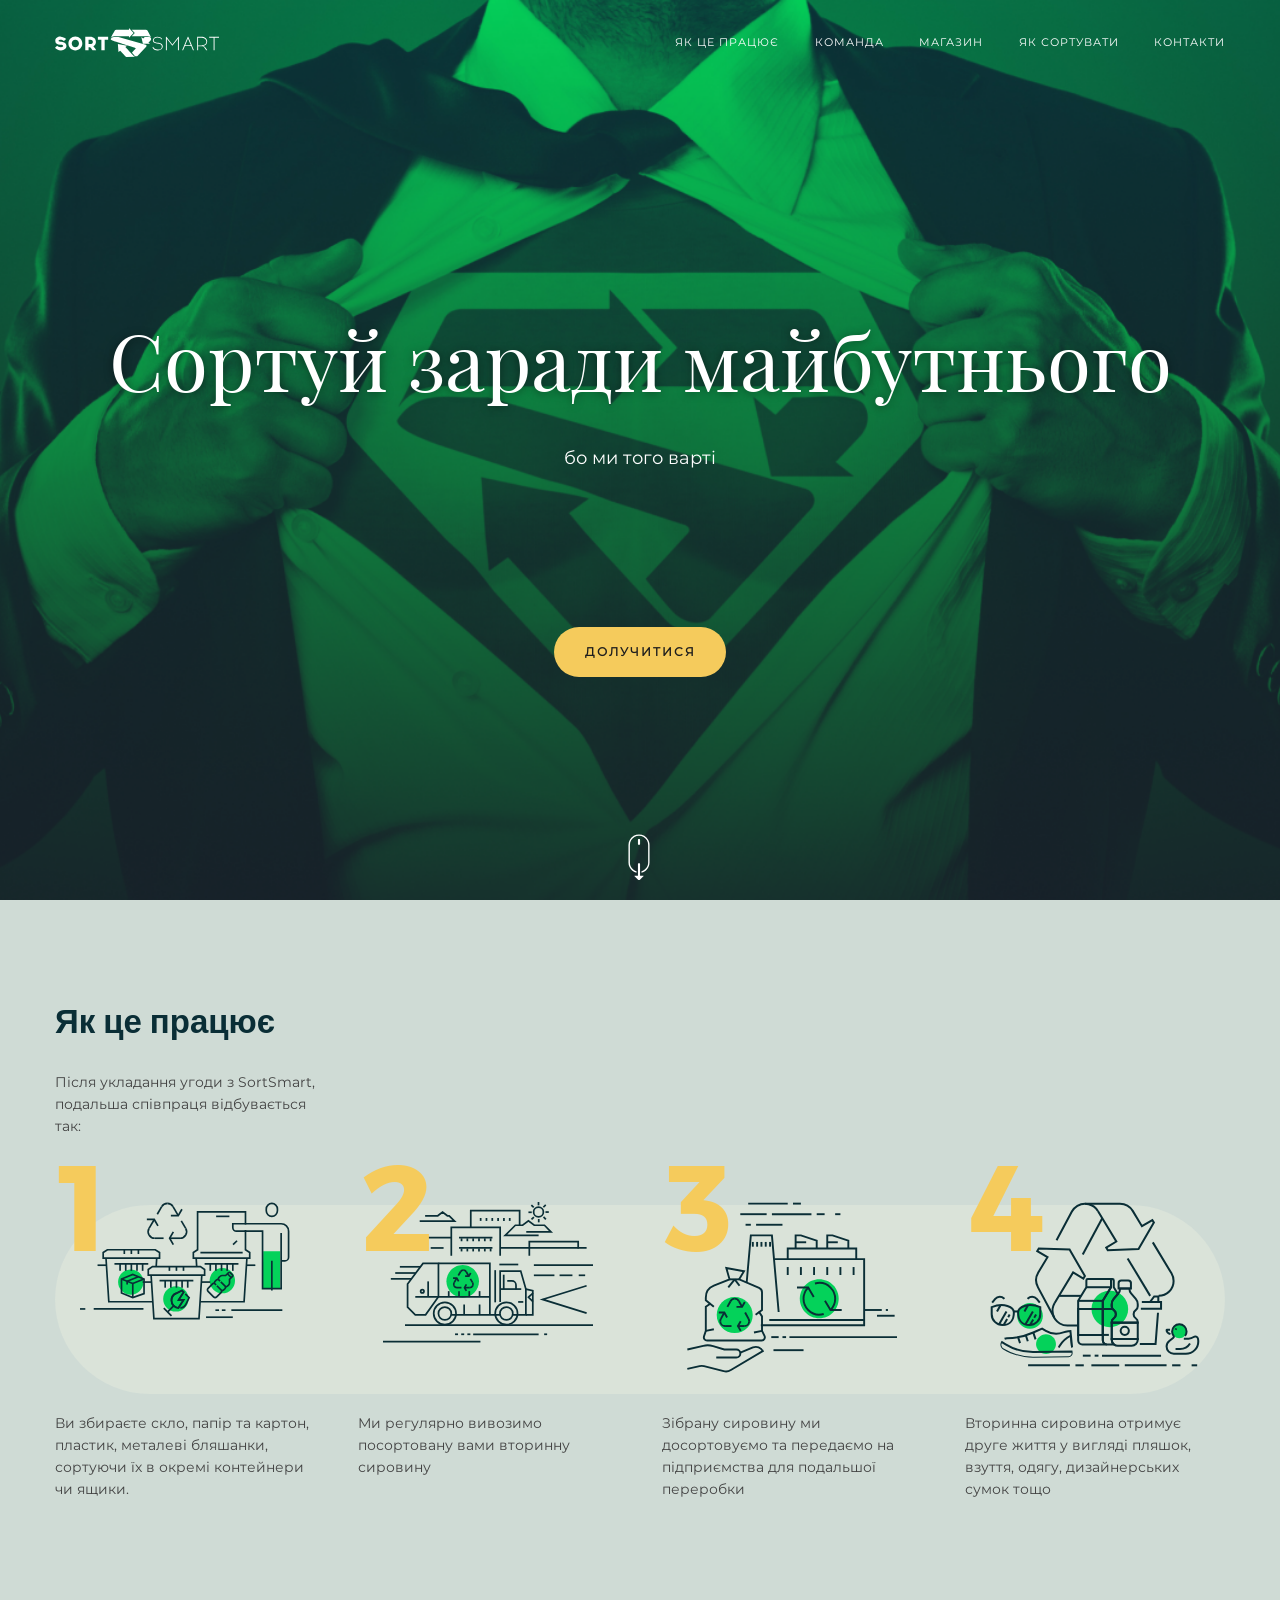
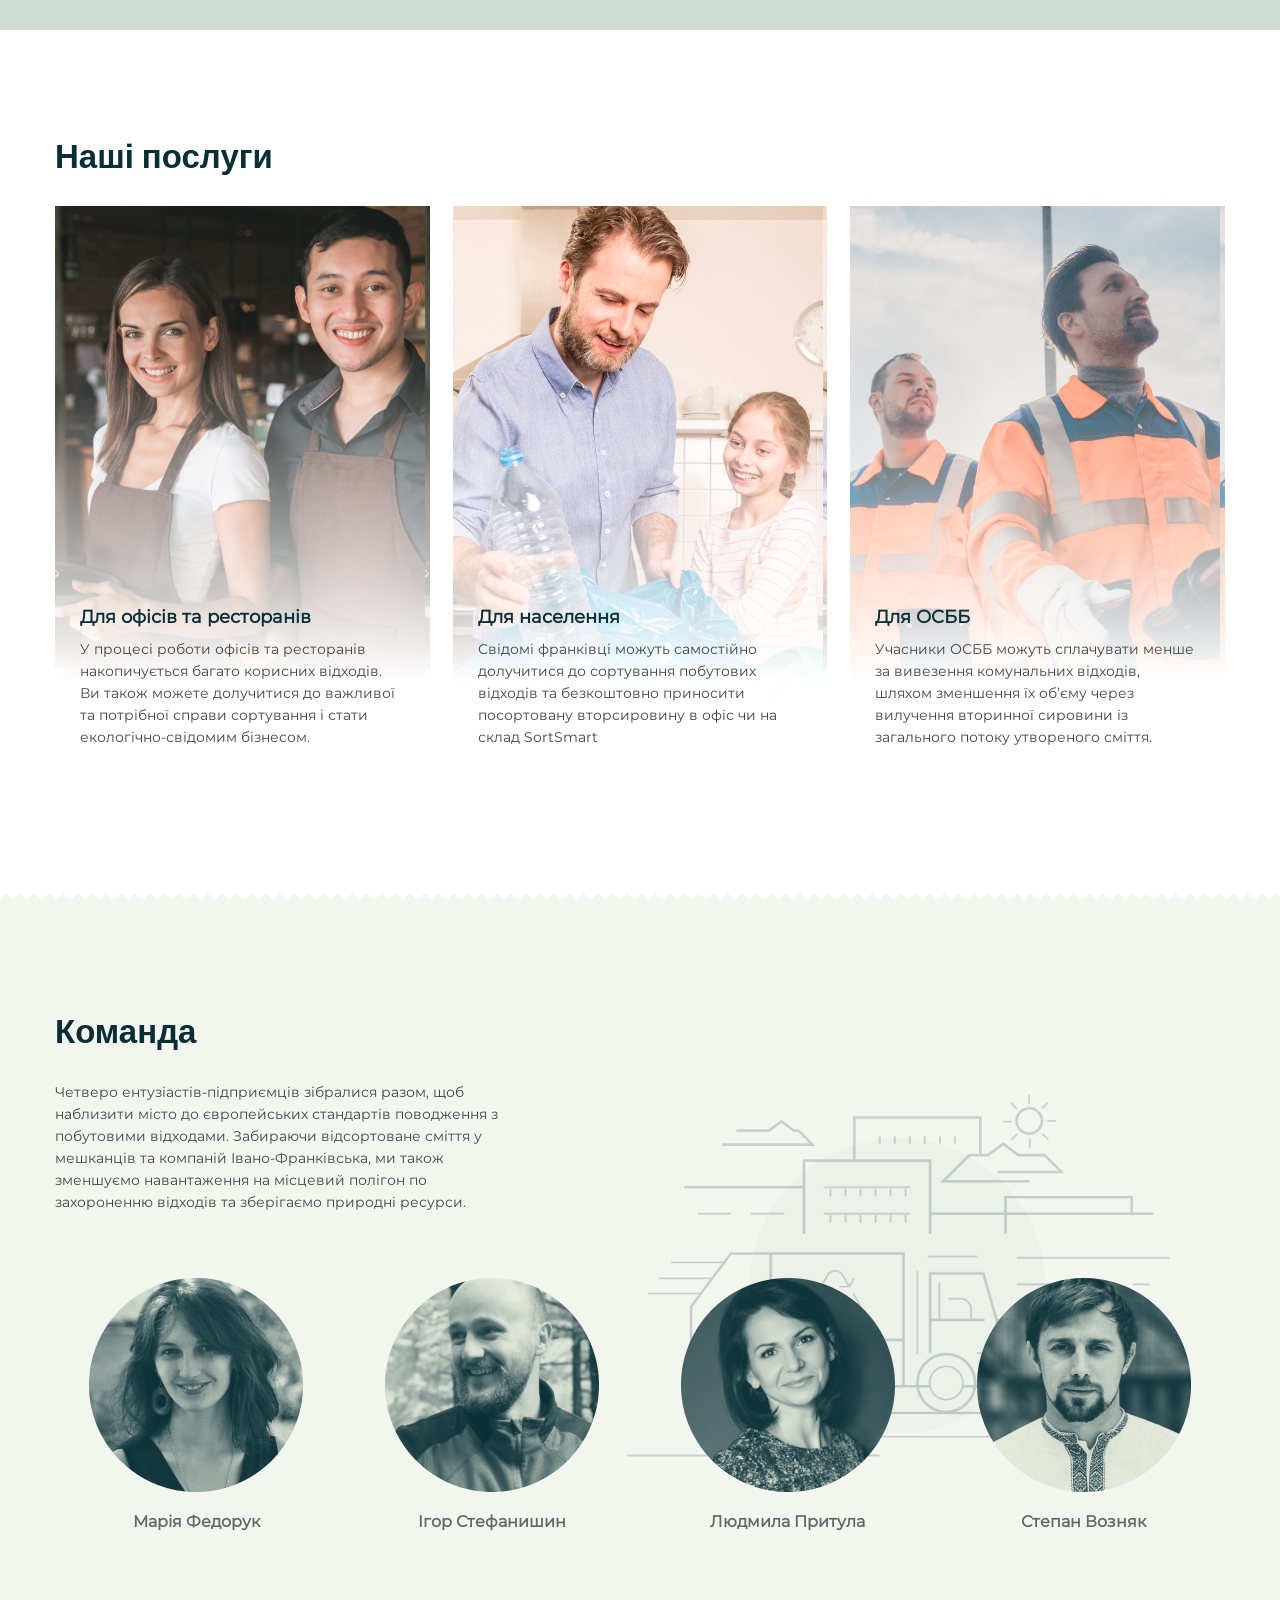
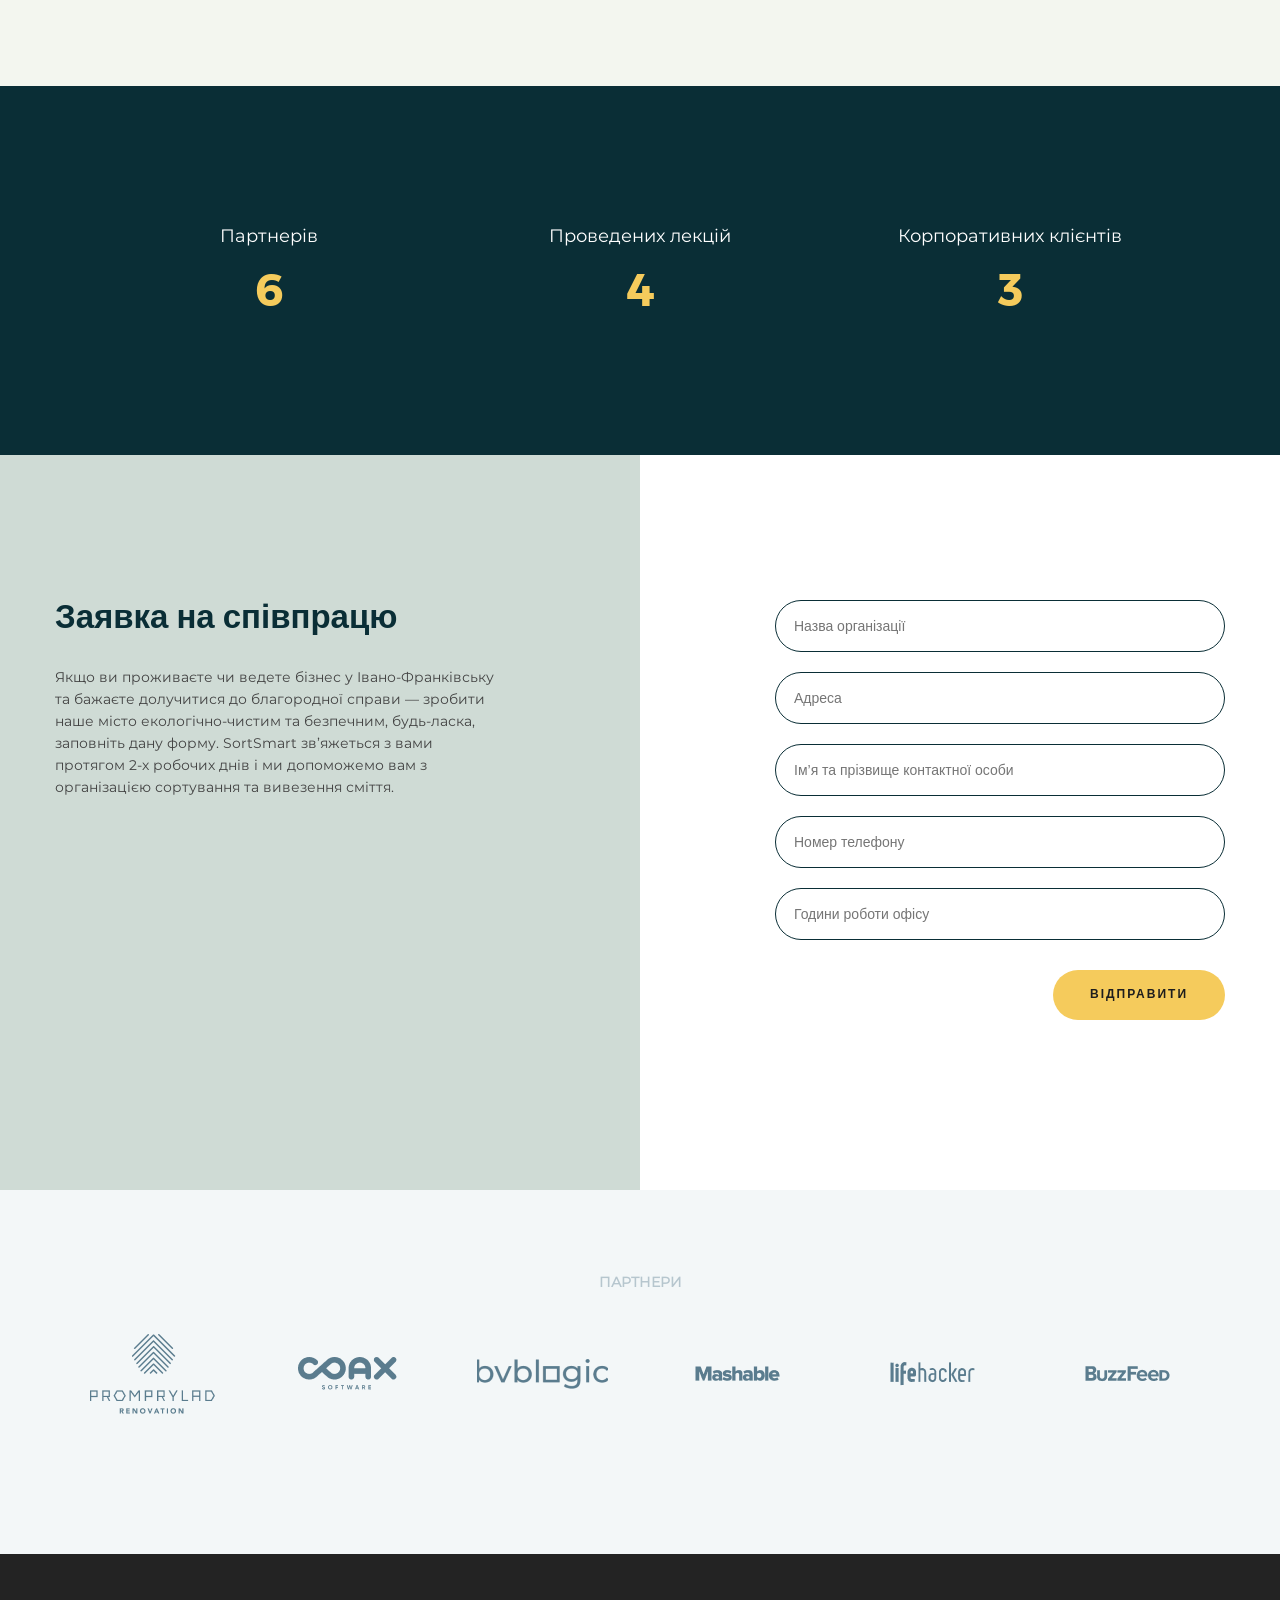
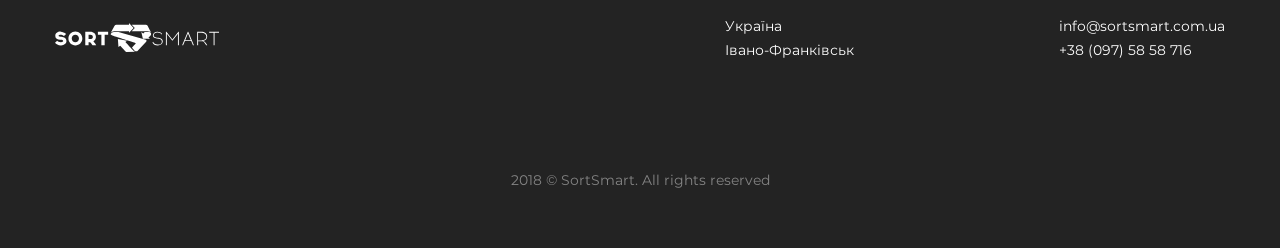
<file: index.html>
<!DOCTYPE html>
<html lang="ru">
<head>
	<meta charset="UTF-8">
	<meta name="viewport" content="width=device-width, initial-scale=1, user-scalable=no, minimal-ui">
	<meta name="theme-color" content="#0a2e36">
	<meta name="msapplication-navbutton-color" content="#0a2e36">
	<meta name="apple-mobile-web-app-status-bar-style" content="#0a2e36">
	<meta name="description" content="" />
	<title>Sortsmart</title>
<meta name="mobile-web-app-capable" content="yes"><meta name="theme-color" content="transparent"><meta name="application-name" content="favicon"><link rel="apple-touch-icon" sizes="57x57" href="icons/apple-touch-icon-57x57.png"><link rel="apple-touch-icon" sizes="60x60" href="icons/apple-touch-icon-60x60.png"><link rel="apple-touch-icon" sizes="72x72" href="icons/apple-touch-icon-72x72.png"><link rel="apple-touch-icon" sizes="76x76" href="icons/apple-touch-icon-76x76.png"><link rel="apple-touch-icon" sizes="114x114" href="icons/apple-touch-icon-114x114.png"><link rel="apple-touch-icon" sizes="120x120" href="icons/apple-touch-icon-120x120.png"><link rel="apple-touch-icon" sizes="144x144" href="icons/apple-touch-icon-144x144.png"><link rel="apple-touch-icon" sizes="152x152" href="icons/apple-touch-icon-152x152.png"><link rel="apple-touch-icon" sizes="180x180" href="icons/apple-touch-icon-180x180.png"><meta name="apple-mobile-web-app-capable" content="yes"><meta name="apple-mobile-web-app-status-bar-style" content="black-translucent"><meta name="apple-mobile-web-app-title" content="favicon"><link rel="icon" type="image/png" sizes="32x32" href="icons/favicon-32x32.png"><link rel="icon" type="image/png" sizes="16x16" href="icons/favicon-16x16.png"><link rel="shortcut icon" href="icons/favicon.ico"><link rel="apple-touch-startup-image" media="(device-width: 320px) and (device-height: 480px) and (-webkit-device-pixel-ratio: 1)" href="icons/apple-touch-startup-image-320x460.png"><link rel="apple-touch-startup-image" media="(device-width: 320px) and (device-height: 480px) and (-webkit-device-pixel-ratio: 2)" href="icons/apple-touch-startup-image-640x920.png"><link rel="apple-touch-startup-image" media="(device-width: 320px) and (device-height: 568px) and (-webkit-device-pixel-ratio: 2)" href="icons/apple-touch-startup-image-640x1096.png"><link rel="apple-touch-startup-image" media="(device-width: 375px) and (device-height: 667px) and (-webkit-device-pixel-ratio: 2)" href="icons/apple-touch-startup-image-750x1294.png"><link rel="apple-touch-startup-image" media="(device-width: 414px) and (device-height: 736px) and (orientation: landscape) and (-webkit-device-pixel-ratio: 3)" href="icons/apple-touch-startup-image-1182x2208.png"><link rel="apple-touch-startup-image" media="(device-width: 414px) and (device-height: 736px) and (orientation: portrait) and (-webkit-device-pixel-ratio: 3)" href="icons/apple-touch-startup-image-1242x2148.png"><link rel="apple-touch-startup-image" media="(device-width: 768px) and (device-height: 1024px) and (orientation: landscape) and (-webkit-device-pixel-ratio: 1)" href="icons/apple-touch-startup-image-748x1024.png"><link rel="apple-touch-startup-image" media="(device-width: 768px) and (device-height: 1024px) and (orientation: portrait) and (-webkit-device-pixel-ratio: 1)" href="icons/apple-touch-startup-image-768x1004.png"><link rel="apple-touch-startup-image" media="(device-width: 768px) and (device-height: 1024px) and (orientation: landscape) and (-webkit-device-pixel-ratio: 2)" href="icons/apple-touch-startup-image-1496x2048.png"><link rel="apple-touch-startup-image" media="(device-width: 768px) and (device-height: 1024px) and (orientation: portrait) and (-webkit-device-pixel-ratio: 2)" href="icons/apple-touch-startup-image-1536x2008.png"><link href="css/main-app.css" rel="stylesheet"></head>


<body>
	<div class="wrapper">
		<!-- HEADER START -->
<header>
  <div class="container">
    <div class="header-wrap">
      <div class="menu-btn">
        <span class="menu-line line-top"></span>
        <span class="menu-line line-md"></span>
        <span class="menu-line line-bot"></span>
      </div>
      <a href="" class="header-logo"><img src="img/logo.svg" alt=""></a>
      <div class="menu">
        <ul class="menu-list">
          <li class="link anchor" data-anchor="#it-works"><a href="#">як це працює</a></li>
          <li class="link anchor" data-anchor="#team"><a href="team">команда</a></li>
          <li class="link"><a href="/shop">магазин</a></li>
          <li class="link"><a href="how-to-sort">як сортувати</a></li>
          <li class="link anchor" data-anchor="#contact"><a href="contact">контакти</a></li>
        </ul>
      </div>
    </div>
  </div>
</header>
<!-- HEADER END -->
		<!-- CONTENT MAIN START-->
<section class="hero-section">
  <div class="container">
    <div class="hero-wrap">
      <div class="hero-content">
        <a href="" class="content-logo"><img src="img/logo.svg" alt=""></a>
        <h1 class="h_hero">Сортуй заради майбутнього</h1>
        <p class="h_hero-sub">бо ми того варті</p>
      </div>
      <div class="btn-wrap center">
        <div class="btn yellow-btn anchor" data-anchor="#contact"><span>долучитися</span></div>
      </div>
      <div class="mouse-pointer"></div>
    </div>
  </div>
</section>
<section class="how-it-works" id="it-works">
  <div class="container">
    <h2 class="h_article">Як це працює</h2>
    <p class="intro">Після укладання угоди з SortSmart, подальша співпраця відбувається так:</p>
  </div>
  <div class="how-it-works__wrap">
    <div class="how-it-works__item dark-item">
      <div class="container">
        <div class="number">1</div>
        <div class="img"><img src="img/infografix1.svg" alt=""></div>
        <div class="desc">
          Ви збираєте скло, папір та картон, пластик, металеві бляшанки, сортуючи їх в окремі контейнери чи ящики.
        </div>
      </div>
    </div>
    <div class="how-it-works__item light-item">
      <div class="container">
        <div class="number">2</div>
        <div class="img"><img src="img/infografix2.svg" alt=""></div>
        <div class="desc">
          Ми регулярно вивозимо посортовану вами вторинну сировину
        </div>
      </div>
    </div>
    <div class="how-it-works__item dark-item">
      <div class="container">
        <div class="number">3</div>
        <div class="img"><img src="img/infografix3.svg" alt=""></div>
        <div class="desc">
          Зібрану сировину ми досортовуємо та передаємо на підприємства для подальшої переробки
        </div>
      </div>
    </div>
    <div class="how-it-works__item light-item">
      <div class="container">
        <div class="number">4</div>
        <div class="img"><img src="img/infografix4.svg" alt=""></div>
        <div class="desc">
          Вторинна сировина отримує друге життя у вигляді пляшок, взуття, одягу, дизайнерських сумок тощо
        </div>
      </div>
    </div>
  </div>
</section>
<section class="services">
  <div class="container">
    <h2 class="h_article">Наші послуги</h2>
    <div class="services__wrap">
      <div class="services__wrap-item">
        <div class="desc">
          <div class="h_article__title">Для офісів та ресторанів</div>
          <p>У процесі роботи офісів та ресторанів накопичується багато корисних відходів. Ви також можете долучитися до важливої та потрібної справи сортування і стати екологічно-свідомим бізнесом.</p>
        </div>
      </div>
      <div class="services__wrap-item">
        <div class="desc">
          <div class="h_article__title">Для населення</div>
          <p>Свідомі франківці можуть самостійно долучитися до сортування побутових відходів та безкоштовно приносити посортовану вторсировину в офіс чи на склад SortSmart</p>
        </div>
      </div>
      <div class="services__wrap-item">
        <div class="desc">
          <div class="h_article__title">Для ОСББ</div>
          <p>Учасники ОСББ можуть сплачувати менше за вивезення комунальних відходів, шляхом зменшення їх об’єму через вилучення вторинної сировини із загального потоку утвореного сміття.</p>
        </div>
      </div>
    </div>
  </div>
</section>
<section class="team" id="team">
    <div class="container">
      <h2 class="h_article">Команда</h2>
      <p class="team__intro">Четверо ентузіастів-підприємців зібралися разом, щоб наблизити місто до європейських стандартів поводження з побутовими відходами. Забираючи відсортоване сміття у мешканців та компаній Івано-Франківська, ми також зменшуємо навантаження на місцевий полігон по захороненню відходів та зберігаємо природні ресурси.</p>
      <div class="team__wrap">
        <div class="team__wrap-item">
          <div class="img"><img src="img/team-1.png" alt="Марія Федорук"></div>
          <div class="name">Марія Федорук</div>
        </div>
        <div class="team__wrap-item">
            <div class="img"><img src="img/team-2.png" alt="Ігор Стефанишин"></div>
            <div class="name">Ігор Стефанишин</div>
        </div>
        <div class="team__wrap-item">
            <div class="img"><img src="img/team-3.png" alt="Людмила Притула"></div>
            <div class="name">Людмила Притула</div>
        </div>
        <div class="team__wrap-item">
            <div class="img"><img src="img/team-4.png" alt="Степан Возняк"></div>
            <div class="name">Степан Возняк</div>
        </div>
      </div>
    </div>
  </section>
<section class="stat">
  <div class="container">
    <div class="stat__wrap">
      <div class="stat__wrap-item">
        <div class="title">Партнерів</div>
        <div class="number">6</div>
      </div>
      <div class="stat__wrap-item">
        <div class="title">Проведених лекцій</div>
        <div class="number">4</div>
      </div>
      <div class="stat__wrap-item">
        <div class="title">Корпоративних клієнтів</div>
        <div class="number">3</div>
      </div>
    </div>
  </div>
</section>
<section class="contact-form" id="contact">
  <div class="container">
    <div class="contact-form__wrap">
      <div class="contact-form__wrap-intro">
        <h2 class="h_article">Заявка на співпрацю</h2>
        <p class="intro-form">
          Якщо ви проживаєте чи ведете бізнес у Івано-Франківську та бажаєте долучитися до благородної справи — зробити
          наше місто екологічно-чистим та безпечним, будь-ласка, заповніть дану форму. SortSmart зв’яжеться з вами
          протягом 2-х робочих днів і ми допоможемо вам з організацією сортування та вивезення сміття.
        </p>
      </div>
      <div class="contact-form__wrap-form">
        <form action="">
          <input type="text"  placeholder="Назва організації">
          <input type="text"  placeholder="Адреса">
          <input type="text"  placeholder="Ім’я та прізвище контактної особи">
          <input type="text" name="phone" placeholder="Номер телефону">
          <input type="text"  placeholder="Години роботи офісу">
          <div class="btn-wrap end">
            <button class="btn yellow-btn" type="submit"><span>відправити</span></button>
          </div>
        </form>
      </div>
    </div>
  </div>
</section>
<section class="partners">
  <div class="container">
    <h3 class="h_partners">партнери</h3>
    <div class="partners__wrap">
      <div class="partners__wrap-item"><img src="img/p-logo1.png" alt=""></div>
      <div class="partners__wrap-item"><img src="img/p-logo6.png" alt=""></div>
      <div class="partners__wrap-item"><img src="img/p-logo5.png" alt=""></div>
      <div class="partners__wrap-item"><img src="img/p-logo4.png" alt=""></div>
      <div class="partners__wrap-item"><img src="img/p-logo3.png" alt=""></div>
      <div class="partners__wrap-item"><img src="img/p-logo2.png" alt=""></div>
    </div>
  </div>
</section>
<!-- CONTENT MAIN END-->
		<!-- FOOTER START -->
<footer>
  <div class="container">
    <div class="footer-top">
        <a href="" class="footer-logo"><img src="img/logo.svg" alt=""></a>
        <div class="contact-info">
          <div class="contact-info__item">
            <span>Україна</span>
            <span>Івано-Франківськ</span>
          </div>
          <div class="contact-info__item">
            <a href="mailto:info@sortsmart.com.ua">info@sortsmart.com.ua</a>
            <a href="+380975858716">+38 (097) 58 58 716</a>
          </div>
        </div>
    </div>
    <div class="footer-bot">
      <span>2018 © SortSmart. All rights reserved</span>
    </div>
  </div>
</footer>
<!-- FOOTER END -->
	</div>
<script type="text/javascript" src="js/main-app.js"></script></body>

</html>
</file>
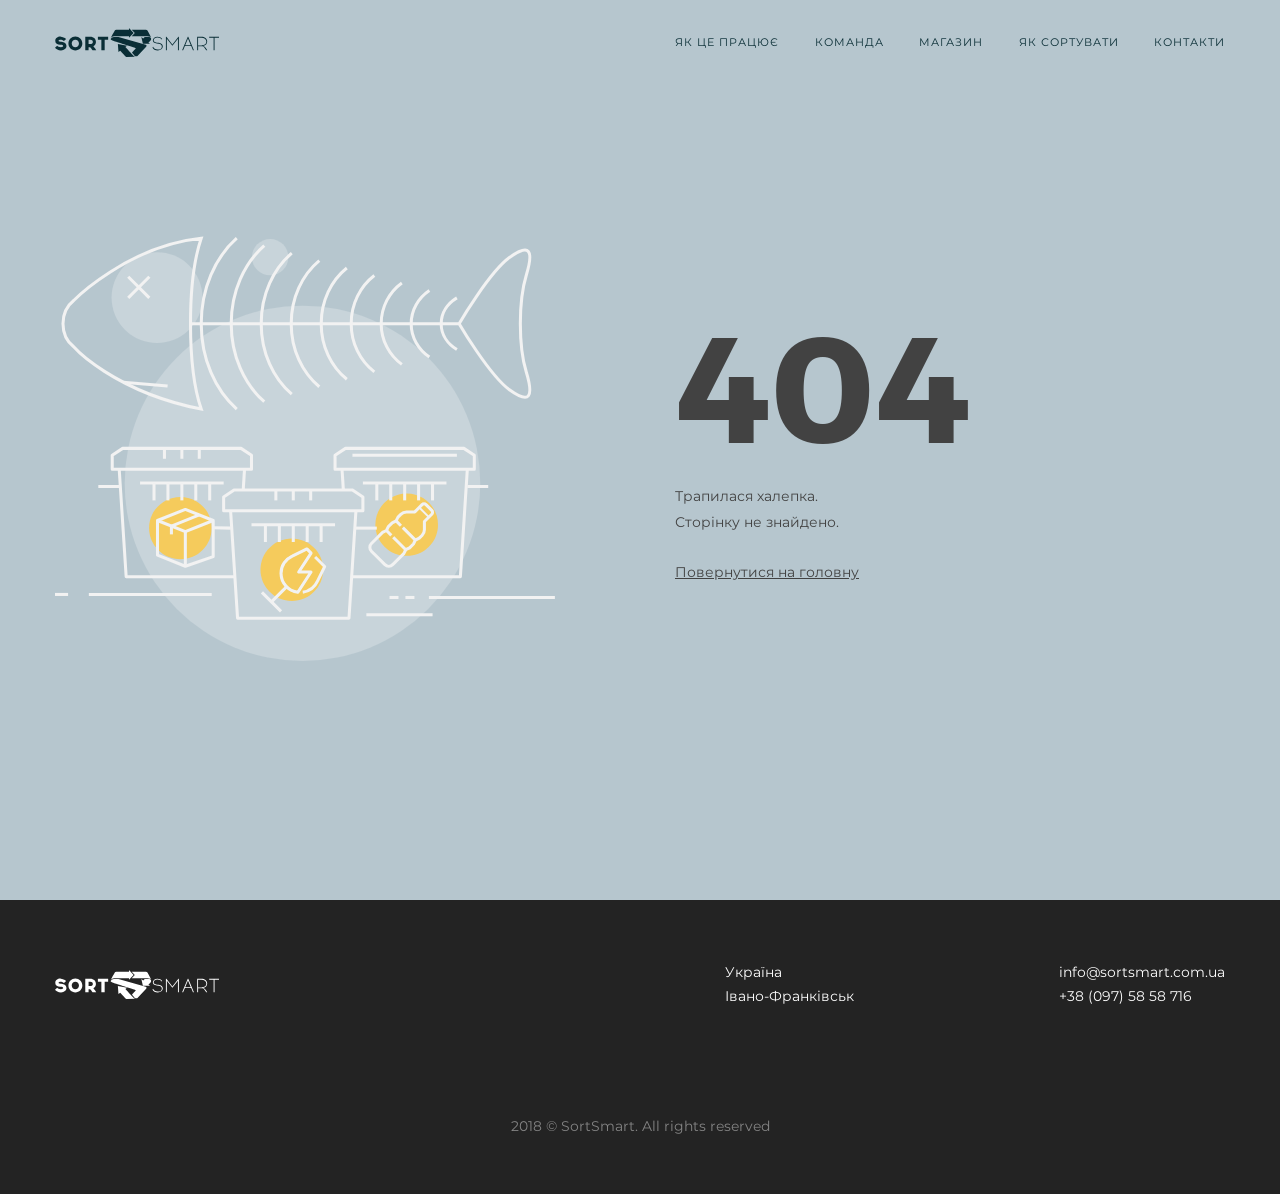
<file: 404-page.html>
<!DOCTYPE html>
<html lang="ru">

<head>
	<meta charset="UTF-8">
	<meta name="viewport" content="width=device-width, initial-scale=1, user-scalable=no, minimal-ui">
	<meta name="theme-color" content="#0a2e36">
	<meta name="msapplication-navbutton-color" content="#0a2e36">
	<meta name="apple-mobile-web-app-status-bar-style" content="#0a2e36">
	<meta name="description" content="" />
	<title>Sortsmart</title>
<meta name="mobile-web-app-capable" content="yes"><meta name="theme-color" content="transparent"><meta name="application-name" content="favicon"><link rel="apple-touch-icon" sizes="57x57" href="icons/apple-touch-icon-57x57.png"><link rel="apple-touch-icon" sizes="60x60" href="icons/apple-touch-icon-60x60.png"><link rel="apple-touch-icon" sizes="72x72" href="icons/apple-touch-icon-72x72.png"><link rel="apple-touch-icon" sizes="76x76" href="icons/apple-touch-icon-76x76.png"><link rel="apple-touch-icon" sizes="114x114" href="icons/apple-touch-icon-114x114.png"><link rel="apple-touch-icon" sizes="120x120" href="icons/apple-touch-icon-120x120.png"><link rel="apple-touch-icon" sizes="144x144" href="icons/apple-touch-icon-144x144.png"><link rel="apple-touch-icon" sizes="152x152" href="icons/apple-touch-icon-152x152.png"><link rel="apple-touch-icon" sizes="180x180" href="icons/apple-touch-icon-180x180.png"><meta name="apple-mobile-web-app-capable" content="yes"><meta name="apple-mobile-web-app-status-bar-style" content="black-translucent"><meta name="apple-mobile-web-app-title" content="favicon"><link rel="icon" type="image/png" sizes="32x32" href="icons/favicon-32x32.png"><link rel="icon" type="image/png" sizes="16x16" href="icons/favicon-16x16.png"><link rel="shortcut icon" href="icons/favicon.ico"><link rel="apple-touch-startup-image" media="(device-width: 320px) and (device-height: 480px) and (-webkit-device-pixel-ratio: 1)" href="icons/apple-touch-startup-image-320x460.png"><link rel="apple-touch-startup-image" media="(device-width: 320px) and (device-height: 480px) and (-webkit-device-pixel-ratio: 2)" href="icons/apple-touch-startup-image-640x920.png"><link rel="apple-touch-startup-image" media="(device-width: 320px) and (device-height: 568px) and (-webkit-device-pixel-ratio: 2)" href="icons/apple-touch-startup-image-640x1096.png"><link rel="apple-touch-startup-image" media="(device-width: 375px) and (device-height: 667px) and (-webkit-device-pixel-ratio: 2)" href="icons/apple-touch-startup-image-750x1294.png"><link rel="apple-touch-startup-image" media="(device-width: 414px) and (device-height: 736px) and (orientation: landscape) and (-webkit-device-pixel-ratio: 3)" href="icons/apple-touch-startup-image-1182x2208.png"><link rel="apple-touch-startup-image" media="(device-width: 414px) and (device-height: 736px) and (orientation: portrait) and (-webkit-device-pixel-ratio: 3)" href="icons/apple-touch-startup-image-1242x2148.png"><link rel="apple-touch-startup-image" media="(device-width: 768px) and (device-height: 1024px) and (orientation: landscape) and (-webkit-device-pixel-ratio: 1)" href="icons/apple-touch-startup-image-748x1024.png"><link rel="apple-touch-startup-image" media="(device-width: 768px) and (device-height: 1024px) and (orientation: portrait) and (-webkit-device-pixel-ratio: 1)" href="icons/apple-touch-startup-image-768x1004.png"><link rel="apple-touch-startup-image" media="(device-width: 768px) and (device-height: 1024px) and (orientation: landscape) and (-webkit-device-pixel-ratio: 2)" href="icons/apple-touch-startup-image-1496x2048.png"><link rel="apple-touch-startup-image" media="(device-width: 768px) and (device-height: 1024px) and (orientation: portrait) and (-webkit-device-pixel-ratio: 2)" href="icons/apple-touch-startup-image-1536x2008.png"><link href="css/main-app.css" rel="stylesheet"></head>

<body>
	<div class="wrapper">
		<!-- HEADER START -->
<header>
    <div class="container">
      <div class="header-wrap">
        <div class="menu-btn">
          <span class="menu-line line-top"></span>
          <span class="menu-line line-md"></span>
          <span class="menu-line line-bot"></span>
        </div>
        <a href="" class="header-logo"><img src="img/logo-dark.svg" alt=""></a>
        <div class="menu">
          <ul class="menu-list dark-theme">
            <li class="link anchor" data-anchor="#it-works"><a href="#">як це працює</a></li>
            <li class="link anchor" data-anchor="#team"><a href="team">команда</a></li>
            <li class="link"><a href="/shop">магазин</a></li>
            <li class="link"><a href="how-to-sort">як сортувати</a></li>
            <li class="link anchor" data-anchor="#contact"><a href="contact">контакти</a></li>
          </ul>
        </div>
      </div>
    </div>
  </header>
  <!-- HEADER END -->
		<section class="error">
  <div class="container">
    <div class="error__wrap">
      <div class="error__wrap-img">
        <img src="img/404.svg" alt="404">
      </div>
      <div class="error__wrap-info">
        <div class="title">404</div>
        <div class="intro"><span>Трапилася халепка.</span><span>Сторінку не знайдено.</span></div>
          <a href="" class="home-link">Повернутися на головну</a>
      </div>
    </div>
  </div>
</section>
		<!-- FOOTER START -->
<footer>
  <div class="container">
    <div class="footer-top">
        <a href="" class="footer-logo"><img src="img/logo.svg" alt=""></a>
        <div class="contact-info">
          <div class="contact-info__item">
            <span>Україна</span>
            <span>Івано-Франківськ</span>
          </div>
          <div class="contact-info__item">
            <a href="mailto:info@sortsmart.com.ua">info@sortsmart.com.ua</a>
            <a href="+380975858716">+38 (097) 58 58 716</a>
          </div>
        </div>
    </div>
    <div class="footer-bot">
      <span>2018 © SortSmart. All rights reserved</span>
    </div>
  </div>
</footer>
<!-- FOOTER END -->
	</div>
<script type="text/javascript" src="js/main-app.js"></script></body>

</html>
</file>
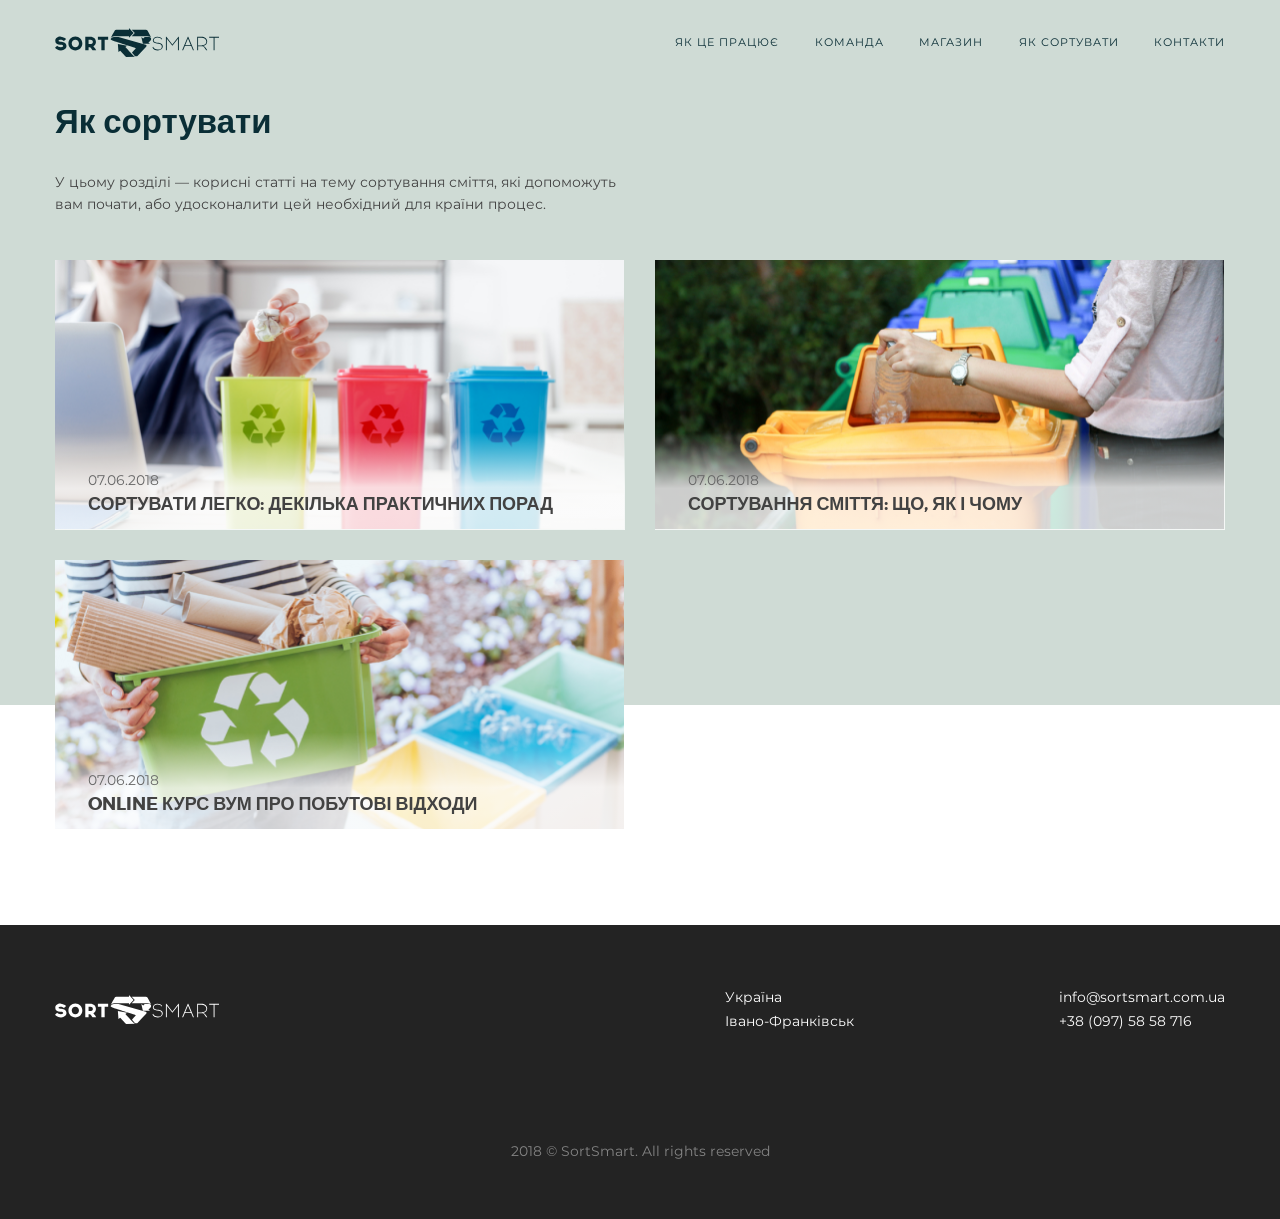
<file: articles.html>
<!DOCTYPE html>
<html lang="ru">
  <head>
    <meta charset="UTF-8" />
    <meta
      name="viewport"
      content="width=device-width, initial-scale=1, user-scalable=no, minimal-ui"
    />
    <meta name="theme-color" content="#0a2e36" />
    <meta name="msapplication-navbutton-color" content="#0a2e36" />
    <meta name="apple-mobile-web-app-status-bar-style" content="#0a2e36" />
    <meta name="description" content="" />
    <title>Sortsmart</title>
  <meta name="mobile-web-app-capable" content="yes"><meta name="theme-color" content="transparent"><meta name="application-name" content="favicon"><link rel="apple-touch-icon" sizes="57x57" href="icons/apple-touch-icon-57x57.png"><link rel="apple-touch-icon" sizes="60x60" href="icons/apple-touch-icon-60x60.png"><link rel="apple-touch-icon" sizes="72x72" href="icons/apple-touch-icon-72x72.png"><link rel="apple-touch-icon" sizes="76x76" href="icons/apple-touch-icon-76x76.png"><link rel="apple-touch-icon" sizes="114x114" href="icons/apple-touch-icon-114x114.png"><link rel="apple-touch-icon" sizes="120x120" href="icons/apple-touch-icon-120x120.png"><link rel="apple-touch-icon" sizes="144x144" href="icons/apple-touch-icon-144x144.png"><link rel="apple-touch-icon" sizes="152x152" href="icons/apple-touch-icon-152x152.png"><link rel="apple-touch-icon" sizes="180x180" href="icons/apple-touch-icon-180x180.png"><meta name="apple-mobile-web-app-capable" content="yes"><meta name="apple-mobile-web-app-status-bar-style" content="black-translucent"><meta name="apple-mobile-web-app-title" content="favicon"><link rel="icon" type="image/png" sizes="32x32" href="icons/favicon-32x32.png"><link rel="icon" type="image/png" sizes="16x16" href="icons/favicon-16x16.png"><link rel="shortcut icon" href="icons/favicon.ico"><link rel="apple-touch-startup-image" media="(device-width: 320px) and (device-height: 480px) and (-webkit-device-pixel-ratio: 1)" href="icons/apple-touch-startup-image-320x460.png"><link rel="apple-touch-startup-image" media="(device-width: 320px) and (device-height: 480px) and (-webkit-device-pixel-ratio: 2)" href="icons/apple-touch-startup-image-640x920.png"><link rel="apple-touch-startup-image" media="(device-width: 320px) and (device-height: 568px) and (-webkit-device-pixel-ratio: 2)" href="icons/apple-touch-startup-image-640x1096.png"><link rel="apple-touch-startup-image" media="(device-width: 375px) and (device-height: 667px) and (-webkit-device-pixel-ratio: 2)" href="icons/apple-touch-startup-image-750x1294.png"><link rel="apple-touch-startup-image" media="(device-width: 414px) and (device-height: 736px) and (orientation: landscape) and (-webkit-device-pixel-ratio: 3)" href="icons/apple-touch-startup-image-1182x2208.png"><link rel="apple-touch-startup-image" media="(device-width: 414px) and (device-height: 736px) and (orientation: portrait) and (-webkit-device-pixel-ratio: 3)" href="icons/apple-touch-startup-image-1242x2148.png"><link rel="apple-touch-startup-image" media="(device-width: 768px) and (device-height: 1024px) and (orientation: landscape) and (-webkit-device-pixel-ratio: 1)" href="icons/apple-touch-startup-image-748x1024.png"><link rel="apple-touch-startup-image" media="(device-width: 768px) and (device-height: 1024px) and (orientation: portrait) and (-webkit-device-pixel-ratio: 1)" href="icons/apple-touch-startup-image-768x1004.png"><link rel="apple-touch-startup-image" media="(device-width: 768px) and (device-height: 1024px) and (orientation: landscape) and (-webkit-device-pixel-ratio: 2)" href="icons/apple-touch-startup-image-1496x2048.png"><link rel="apple-touch-startup-image" media="(device-width: 768px) and (device-height: 1024px) and (orientation: portrait) and (-webkit-device-pixel-ratio: 2)" href="icons/apple-touch-startup-image-1536x2008.png"><link href="css/main-app.css" rel="stylesheet"></head>

  <body>
    <div class="wrapper">
      <!-- HEADER START -->
<header>
    <div class="container">
      <div class="header-wrap">
        <div class="menu-btn">
          <span class="menu-line line-top"></span>
          <span class="menu-line line-md"></span>
          <span class="menu-line line-bot"></span>
        </div>
        <a href="" class="header-logo"><img src="img/logo-dark.svg" alt=""></a>
        <div class="menu">
          <ul class="menu-list dark-theme">
            <li class="link anchor" data-anchor="#it-works"><a href="#">як це працює</a></li>
            <li class="link anchor" data-anchor="#team"><a href="team">команда</a></li>
            <li class="link"><a href="/shop">магазин</a></li>
            <li class="link"><a href="how-to-sort">як сортувати</a></li>
            <li class="link anchor" data-anchor="#contact"><a href="contact">контакти</a></li>
          </ul>
        </div>
      </div>
    </div>
  </header>
  <!-- HEADER END -->
      <section class="articles">
  <div class="container">
    <h2 class="h_article">Як сортувати</h2>
    <p class="articles__intro">
      У цьому розділі — корисні статті на тему сортування сміття, які допоможуть
      вам почати, або удосконалити цей необхідний для країни процес.
    </p>
    <div class="articles__wrap">
      <a href="" class="articles__item">
        <div class="articles__img">
          <img
            src="img/article-1.png"
            alt="Сортувати легко"
            title="Сортувати легко"
          />
        </div>
        <div class="articles__info">
          <div class="articles__date">07.06.2018</div>
          <h3 class="articles__title">
            сортувати легко: декілька практичних порад
          </h3>
        </div>
      </a>
      <a href="" class="articles__item">
        <div class="articles__img">
          <img
            src="img/article-2.png"
            alt="сортування сміття"
            title="сортування сміття"
          />
        </div>
        <div class="articles__info">
          <div class="articles__date">07.06.2018</div>
          <h3 class="articles__title">
            сортування сміття: що, як і чому
          </h3>
        </div>
      </a>
      <a href="" class="articles__item">
        <div class="articles__img">
          <img
            src="img/article-3.png"
            alt="online курс ВУМ"
            title="online курс ВУМ"
          />
        </div>
        <div class="articles__info">
          <div class="articles__date">07.06.2018</div>
          <h3 class="articles__title">
            online курс ВУМ про побутові відходи
          </h3>
        </div>
      </a>
    </div>
  </div>
</section>

      <!-- FOOTER START -->
<footer>
  <div class="container">
    <div class="footer-top">
        <a href="" class="footer-logo"><img src="img/logo.svg" alt=""></a>
        <div class="contact-info">
          <div class="contact-info__item">
            <span>Україна</span>
            <span>Івано-Франківськ</span>
          </div>
          <div class="contact-info__item">
            <a href="mailto:info@sortsmart.com.ua">info@sortsmart.com.ua</a>
            <a href="+380975858716">+38 (097) 58 58 716</a>
          </div>
        </div>
    </div>
    <div class="footer-bot">
      <span>2018 © SortSmart. All rights reserved</span>
    </div>
  </div>
</footer>
<!-- FOOTER END -->
    </div>
  <script type="text/javascript" src="js/main-app.js"></script></body>
</html>
</file>
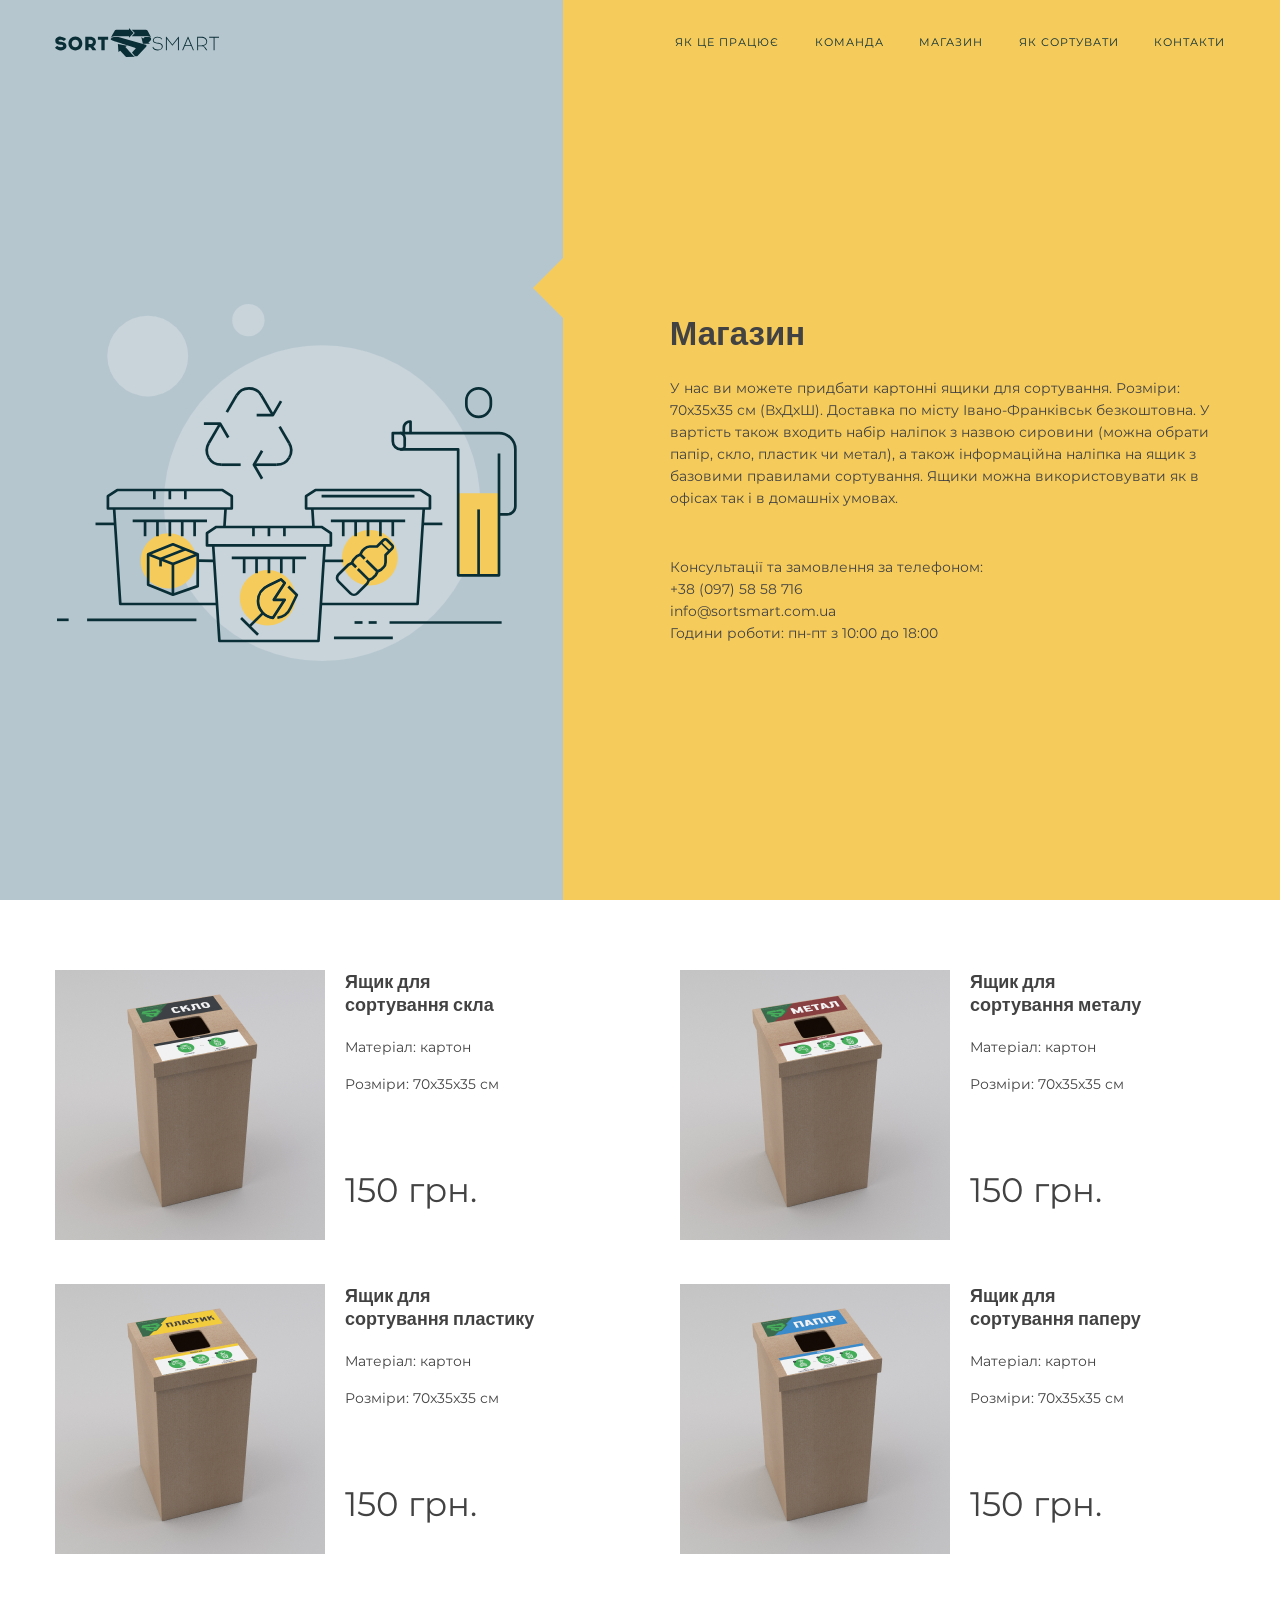
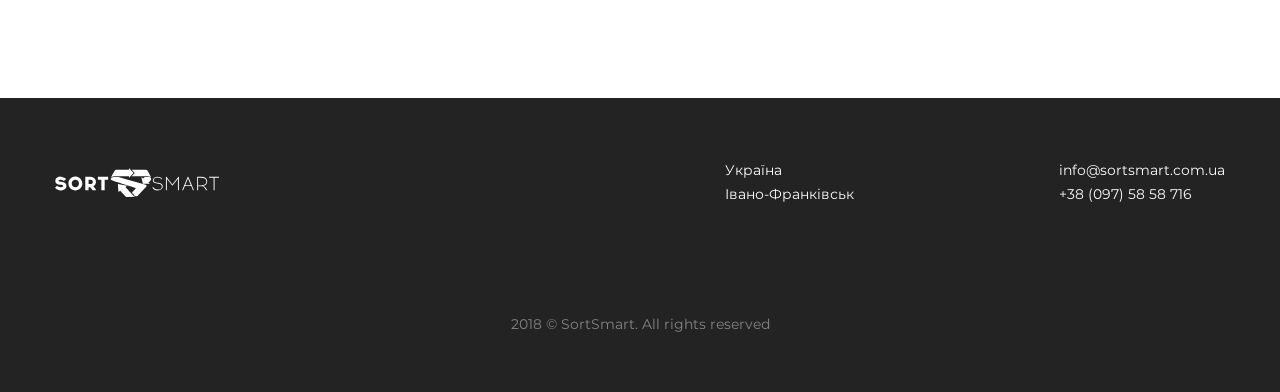
<file: shop.html>
<!DOCTYPE html>
<html lang="ru">

<head>
  <meta charset="UTF-8">
  <meta name="viewport" content="width=device-width, initial-scale=1, user-scalable=no, minimal-ui">
  <meta name="theme-color" content="#0a2e36">
  <meta name="msapplication-navbutton-color" content="#0a2e36">
  <meta name="apple-mobile-web-app-status-bar-style" content="#0a2e36">
  <meta name="description" content="" />
  <title>Sortsmart</title>
<meta name="mobile-web-app-capable" content="yes"><meta name="theme-color" content="transparent"><meta name="application-name" content="favicon"><link rel="apple-touch-icon" sizes="57x57" href="icons/apple-touch-icon-57x57.png"><link rel="apple-touch-icon" sizes="60x60" href="icons/apple-touch-icon-60x60.png"><link rel="apple-touch-icon" sizes="72x72" href="icons/apple-touch-icon-72x72.png"><link rel="apple-touch-icon" sizes="76x76" href="icons/apple-touch-icon-76x76.png"><link rel="apple-touch-icon" sizes="114x114" href="icons/apple-touch-icon-114x114.png"><link rel="apple-touch-icon" sizes="120x120" href="icons/apple-touch-icon-120x120.png"><link rel="apple-touch-icon" sizes="144x144" href="icons/apple-touch-icon-144x144.png"><link rel="apple-touch-icon" sizes="152x152" href="icons/apple-touch-icon-152x152.png"><link rel="apple-touch-icon" sizes="180x180" href="icons/apple-touch-icon-180x180.png"><meta name="apple-mobile-web-app-capable" content="yes"><meta name="apple-mobile-web-app-status-bar-style" content="black-translucent"><meta name="apple-mobile-web-app-title" content="favicon"><link rel="icon" type="image/png" sizes="32x32" href="icons/favicon-32x32.png"><link rel="icon" type="image/png" sizes="16x16" href="icons/favicon-16x16.png"><link rel="shortcut icon" href="icons/favicon.ico"><link rel="apple-touch-startup-image" media="(device-width: 320px) and (device-height: 480px) and (-webkit-device-pixel-ratio: 1)" href="icons/apple-touch-startup-image-320x460.png"><link rel="apple-touch-startup-image" media="(device-width: 320px) and (device-height: 480px) and (-webkit-device-pixel-ratio: 2)" href="icons/apple-touch-startup-image-640x920.png"><link rel="apple-touch-startup-image" media="(device-width: 320px) and (device-height: 568px) and (-webkit-device-pixel-ratio: 2)" href="icons/apple-touch-startup-image-640x1096.png"><link rel="apple-touch-startup-image" media="(device-width: 375px) and (device-height: 667px) and (-webkit-device-pixel-ratio: 2)" href="icons/apple-touch-startup-image-750x1294.png"><link rel="apple-touch-startup-image" media="(device-width: 414px) and (device-height: 736px) and (orientation: landscape) and (-webkit-device-pixel-ratio: 3)" href="icons/apple-touch-startup-image-1182x2208.png"><link rel="apple-touch-startup-image" media="(device-width: 414px) and (device-height: 736px) and (orientation: portrait) and (-webkit-device-pixel-ratio: 3)" href="icons/apple-touch-startup-image-1242x2148.png"><link rel="apple-touch-startup-image" media="(device-width: 768px) and (device-height: 1024px) and (orientation: landscape) and (-webkit-device-pixel-ratio: 1)" href="icons/apple-touch-startup-image-748x1024.png"><link rel="apple-touch-startup-image" media="(device-width: 768px) and (device-height: 1024px) and (orientation: portrait) and (-webkit-device-pixel-ratio: 1)" href="icons/apple-touch-startup-image-768x1004.png"><link rel="apple-touch-startup-image" media="(device-width: 768px) and (device-height: 1024px) and (orientation: landscape) and (-webkit-device-pixel-ratio: 2)" href="icons/apple-touch-startup-image-1496x2048.png"><link rel="apple-touch-startup-image" media="(device-width: 768px) and (device-height: 1024px) and (orientation: portrait) and (-webkit-device-pixel-ratio: 2)" href="icons/apple-touch-startup-image-1536x2008.png"><link href="css/main-app.css" rel="stylesheet"></head>

<body>
  <div class="wrapper">
    <!-- HEADER START -->
<header>
    <div class="container">
      <div class="header-wrap">
        <div class="menu-btn">
          <span class="menu-line line-top"></span>
          <span class="menu-line line-md"></span>
          <span class="menu-line line-bot"></span>
        </div>
        <a href="" class="header-logo"><img src="img/logo-dark.svg" alt=""></a>
        <div class="menu">
          <ul class="menu-list dark-theme">
            <li class="link anchor" data-anchor="#it-works"><a href="#">як це працює</a></li>
            <li class="link anchor" data-anchor="#team"><a href="team">команда</a></li>
            <li class="link"><a href="/shop">магазин</a></li>
            <li class="link"><a href="how-to-sort">як сортувати</a></li>
            <li class="link anchor" data-anchor="#contact"><a href="contact">контакти</a></li>
          </ul>
        </div>
      </div>
    </div>
  </header>
  <!-- HEADER END -->
    <section class="shop-intro">
  <div class="container">
    <div class="shop-intro__wrap">
      <div class="shop-intro__img">
        <img src="img/shop_illustration.svg" alt="" />
      </div>
      <div class="shop-intro__text">
        <div class="shop-intro__title">Магазин</div>
        <div class="shop-intro__content">
          У нас ви можете придбати картонні ящики для сортування. Розміри:
          70x35x35 cм (ВхДхШ). Доставка по місту Івано-Франківськ безкоштовна. У
          вартість також входить набір наліпок з назвою сировини (можна обрати
          папір, скло, пластик чи метал), а також інформаційна наліпка на ящик з
          базовими правилами сортування. Ящики можна використовувати як в офісах
          так і в домашніх умовах.
        </div>
        <div class="shop-intro__contact">
          <span>Консультації та замовлення за телефоном:</span>
          <a href="tel:+380975858716 ">+38 (097) 58 58 716</a>
          <a href="mailto:info@sortsmart.com.ua">info@sortsmart.com.ua</a>
          <span>Години роботи: пн-пт з 10:00 до 18:00</span>
        </div>
      </div>
    </div>
  </div>
</section>
<section class="goods">
  <div class="container">
    <div class="goods__list">
      <div class="goods__item">
        <div class="goods__item-img">
          <img
            src="img/box1.png"
            alt="Ящик для сортування скла"
            title="Ящик для сортування скла"
          />
        </div>
        <div class="goods__item-desc">
          <div class="goods__item-title">
            Ящик для <br />
            сортування скла
          </div>
          <div>
            <p class="props">Матеріал: картон</p>
            <p class="props">Розміри: 70x35x35 cм</p>
          </div>
          <div class="goods__item-price">150 грн.</div>
        </div>
      </div>
      <div class="goods__item">
        <div class="goods__item-img">
          <img
            src="img/box2.png"
            alt="Ящик для сортування скла"
            title="Ящик для сортування скла"
          />
        </div>
        <div class="goods__item-desc">
          <div class="goods__item-title">Ящик для <br />сортування металу</div>
          <div>
            <p class="props">Матеріал: картон</p>
            <p class="props">Розміри: 70x35x35 cм</p>
          </div>
          <div class="goods__item-price">150 грн.</div>
        </div>
      </div>
      <div class="goods__item">
        <div class="goods__item-img">
          <img
            src="img/box3.png"
            alt="Ящик для сортування пластику"
            title="Ящик для сортування пластику"
          />
        </div>
        <div class="goods__item-desc">
          <div class="goods__item-title">
            Ящик для <br />
            сортування пластику
          </div>
          <div>
            <p class="props">Матеріал: картон</p>
            <p class="props">Розміри: 70x35x35 cм</p>
          </div>
          <div class="goods__item-price">150 грн.</div>
        </div>
      </div>
      <div class="goods__item">
        <div class="goods__item-img">
          <img
            src="img/box4.png"
            alt="Ящик для сортування паперу"
            title="Ящик для сортування паперу"
          />
        </div>
        <div class="goods__item-desc">
          <div class="goods__item-title">
            Ящик для <br />
            сортування паперу
          </div>
          <div>
            <p class="props">Матеріал: картон</p>
            <p class="props">Розміри: 70x35x35 cм</p>
          </div>
          <div class="goods__item-price">150 грн.</div>
        </div>
      </div>
    </div>
  </div>
</section>

    <!-- FOOTER START -->
<footer>
  <div class="container">
    <div class="footer-top">
        <a href="" class="footer-logo"><img src="img/logo.svg" alt=""></a>
        <div class="contact-info">
          <div class="contact-info__item">
            <span>Україна</span>
            <span>Івано-Франківськ</span>
          </div>
          <div class="contact-info__item">
            <a href="mailto:info@sortsmart.com.ua">info@sortsmart.com.ua</a>
            <a href="+380975858716">+38 (097) 58 58 716</a>
          </div>
        </div>
    </div>
    <div class="footer-bot">
      <span>2018 © SortSmart. All rights reserved</span>
    </div>
  </div>
</footer>
<!-- FOOTER END -->
  </div>
<script type="text/javascript" src="js/main-app.js"></script></body>

</html>
</file>
<file: css/main-app.css>
/*! normalize.css v7.0.0 | MIT License | github.com/necolas/normalize.css */html{line-height:1.15;-ms-text-size-adjust:100%;-webkit-text-size-adjust:100%}article,aside,footer,header,nav,section{display:block}h1{font-size:2em;margin:.67em 0}figcaption,figure,main{display:block}figure{margin:1em 40px}hr{-webkit-box-sizing:content-box;box-sizing:content-box;height:0;overflow:visible}pre{font-family:monospace,monospace;font-size:1em}a{background-color:transparent;-webkit-text-decoration-skip:objects}abbr[title]{border-bottom:none;text-decoration:underline;-webkit-text-decoration:underline dotted;text-decoration:underline dotted}b,strong{font-weight:inherit;font-weight:bolder}code,kbd,samp{font-family:monospace,monospace;font-size:1em}dfn{font-style:italic}mark{background-color:#ff0;color:#000}small{font-size:80%}sub,sup{font-size:75%;line-height:0;position:relative;vertical-align:baseline}sub{bottom:-.25em}sup{top:-.5em}audio,video{display:inline-block}audio:not([controls]){display:none;height:0}img{border-style:none}svg:not(:root){overflow:hidden}button,input,optgroup,select,textarea{font-family:sans-serif;font-size:100%;line-height:1.15;margin:0}button,input{overflow:visible}button,select{text-transform:none}[type=reset],[type=submit],button,html [type=button]{-webkit-appearance:button}[type=button]::-moz-focus-inner,[type=reset]::-moz-focus-inner,[type=submit]::-moz-focus-inner,button::-moz-focus-inner{border-style:none;padding:0}[type=button]:-moz-focusring,[type=reset]:-moz-focusring,[type=submit]:-moz-focusring,button:-moz-focusring{outline:1px dotted ButtonText}fieldset{padding:.35em .75em .625em}legend{-webkit-box-sizing:border-box;box-sizing:border-box;color:inherit;display:table;max-width:100%;padding:0;white-space:normal}progress{display:inline-block;vertical-align:baseline}textarea{overflow:auto}[type=checkbox],[type=radio]{-webkit-box-sizing:border-box;box-sizing:border-box;padding:0}[type=number]::-webkit-inner-spin-button,[type=number]::-webkit-outer-spin-button{height:auto}[type=search]{-webkit-appearance:textfield;outline-offset:-2px}[type=search]::-webkit-search-cancel-button,[type=search]::-webkit-search-decoration{-webkit-appearance:none}::-webkit-file-upload-button{-webkit-appearance:button;font:inherit}details,menu{display:block}summary{display:list-item}canvas{display:inline-block}[hidden],template{display:none}.slick-slider{-webkit-box-sizing:border-box;box-sizing:border-box;-webkit-touch-callout:none;-webkit-user-select:none;-moz-user-select:none;-ms-user-select:none;user-select:none;-ms-touch-action:pan-y;touch-action:pan-y;-webkit-tap-highlight-color:transparent}.slick-list,.slick-slider{position:relative;display:block}.slick-list{overflow:hidden;margin:0;padding:0}.slick-list:focus{outline:none}.slick-list.dragging{cursor:pointer;cursor:hand}.slick-slider .slick-list,.slick-slider .slick-track{-webkit-transform:translateZ(0);-ms-transform:translateZ(0);transform:translateZ(0)}.slick-track{position:relative;left:0;top:0;display:block;margin-left:auto;margin-right:auto}.slick-track:after,.slick-track:before{content:"";display:table}.slick-track:after{clear:both}.slick-loading .slick-track{visibility:hidden}.slick-slide{float:left;height:100%;min-height:1px;display:none}[dir=rtl] .slick-slide{float:right}.slick-slide img{display:block}.slick-slide.slick-loading img{display:none}.slick-slide.dragging img{pointer-events:none}.slick-initialized .slick-slide{display:block}.slick-loading .slick-slide{visibility:hidden}.slick-vertical .slick-slide{display:block;height:auto;border:1px solid transparent}.slick-arrow.slick-hidden{display:none}.mfp-bg{z-index:1042;overflow:hidden;background:-webkit-gradient(linear,right top,left top,from(#523a38),to(#944e4c));background:-webkit-linear-gradient(right,#523a38,#944e4c);background:-o-linear-gradient(right,#523a38 0,#944e4c 100%);background:linear-gradient(-90deg,#523a38,#944e4c);opacity:.8}.mfp-bg,.mfp-wrap{top:0;left:0;width:100%;height:100%;position:fixed}.mfp-wrap{z-index:1043;outline:none!important;-webkit-backface-visibility:hidden}.mfp-container{text-align:center;position:absolute;width:100%;height:100%;left:0;top:0;padding:0 8px;-webkit-box-sizing:border-box;box-sizing:border-box}.mfp-container:before{content:"";display:inline-block;height:100%;vertical-align:middle}.mfp-align-top .mfp-container:before{display:none}.mfp-content{position:relative;display:inline-block;vertical-align:middle;margin:0 auto;text-align:left;z-index:1045}.mfp-ajax-holder .mfp-content,.mfp-inline-holder .mfp-content{width:100%;cursor:auto}.mfp-ajax-cur{cursor:progress}.mfp-zoom-out-cur,.mfp-zoom-out-cur .mfp-image-holder .mfp-close{cursor:-webkit-zoom-out;cursor:zoom-out}.mfp-zoom{cursor:pointer;cursor:-webkit-zoom-in;cursor:zoom-in}.mfp-auto-cursor .mfp-content{cursor:auto}.mfp-arrow,.mfp-close,.mfp-counter,.mfp-preloader{-webkit-user-select:none;-moz-user-select:none;-ms-user-select:none;user-select:none}.mfp-loading.mfp-figure{display:none}.mfp-hide{display:none!important}.mfp-preloader{color:#ccc;position:absolute;top:50%;width:auto;text-align:center;margin-top:-.8em;left:8px;right:8px;z-index:1044}.mfp-preloader a{color:#ccc}.mfp-preloader a:hover{color:#fff}.mfp-s-error .mfp-content,.mfp-s-ready .mfp-preloader{display:none}button.mfp-arrow,button.mfp-close{overflow:visible;cursor:pointer;background:transparent;border:0;-webkit-appearance:none;display:block;outline:none;padding:0;z-index:1046;-webkit-box-shadow:none;box-shadow:none;-ms-touch-action:manipulation;touch-action:manipulation}button::-moz-focus-inner{padding:0;border:0}.mfp-close{width:44px;height:44px;line-height:44px;position:absolute;right:0;top:0;text-decoration:none;text-align:center;opacity:.65;padding:0 0 18px 10px;color:#fff;font-style:normal;font-size:28px;font-family:Arial,Baskerville,monospace}.mfp-close:focus,.mfp-close:hover{opacity:1}.mfp-close:active{top:1px}.mfp-close-btn-in .mfp-close{color:#333}.mfp-iframe-holder .mfp-close,.mfp-image-holder .mfp-close{color:#fff;right:-6px;text-align:right;padding-right:6px;width:100%}.mfp-counter{position:absolute;top:0;right:0;color:#ccc;font-size:12px;line-height:18px;white-space:nowrap}.mfp-arrow{position:absolute;opacity:.65;margin:0;top:50%;margin-top:-55px;padding:0;width:90px;height:110px;display:-webkit-box;display:-ms-flexbox;display:flex;-webkit-box-pack:center;-ms-flex-pack:center;justify-content:center;-webkit-box-align:center;-ms-flex-align:center;align-items:center;-webkit-tap-highlight-color:transparent}.mfp-arrow:active{margin-top:-54px}.mfp-arrow:focus,.mfp-arrow:hover{opacity:1}.mfp-arrow-left{background:url("../img/left.svg") no-repeat 50%/25px!important;left:0}.mfp-arrow-right{background:url("../img/right.svg") no-repeat 50%/25px!important;right:0}.mfp-iframe-holder{padding-top:40px;padding-bottom:40px}.mfp-iframe-holder .mfp-content{line-height:0;width:100%;max-width:900px}.mfp-iframe-holder .mfp-close{top:-40px}.mfp-iframe-scaler{width:100%;height:0;overflow:hidden;padding-top:56.25%}.mfp-iframe-scaler iframe{position:absolute;display:block;top:0;left:0;width:100%;height:100%;-webkit-box-shadow:0 0 8px rgba(0,0,0,.6);box-shadow:0 0 8px rgba(0,0,0,.6);background:#000}img.mfp-img{width:auto;max-width:100%;height:auto;display:block;-webkit-box-sizing:border-box;box-sizing:border-box;padding:40px 0;margin:0 auto}.mfp-figure,img.mfp-img{line-height:0}.mfp-figure:after{content:"";position:absolute;left:0;top:40px;bottom:40px;display:block;right:0;width:auto;height:auto;z-index:-1;-webkit-box-shadow:0 0 8px rgba(0,0,0,.6);box-shadow:0 0 8px rgba(0,0,0,.6);background:#444}.mfp-figure small{color:#bdbdbd;display:block;font-size:12px;line-height:14px}.mfp-figure figure{margin:0}.mfp-bottom-bar{margin-top:-36px;position:absolute;top:100%;left:0;width:100%;cursor:auto}.mfp-title{text-align:left;line-height:18px;color:#f3f3f3;word-wrap:break-word;padding-right:36px}.mfp-image-holder .mfp-content{max-width:100%}.mfp-gallery .mfp-image-holder .mfp-figure{cursor:pointer}@media screen and (max-height:300px),screen and (max-width:800px) and (orientation:landscape){.mfp-img-mobile .mfp-image-holder{padding-left:0;padding-right:0}.mfp-img-mobile img.mfp-img{padding:0}.mfp-img-mobile .mfp-figure:after{top:0;bottom:0}.mfp-img-mobile .mfp-figure small{display:inline;margin-left:5px}.mfp-img-mobile .mfp-bottom-bar{background:rgba(0,0,0,.6);bottom:0;margin:0;top:auto;padding:3px 5px;position:fixed;-webkit-box-sizing:border-box;box-sizing:border-box}.mfp-img-mobile .mfp-bottom-bar:empty{padding:0}.mfp-img-mobile .mfp-counter{right:5px;top:3px}.mfp-img-mobile .mfp-close{top:0;right:0;width:35px;height:35px;line-height:35px;background:rgba(0,0,0,.6);position:fixed;text-align:center;padding:0}}@media (max-width:900px){.mfp-arrow{-webkit-transform:scale(.75);-ms-transform:scale(.75);transform:scale(.75)}.mfp-arrow-left{-webkit-transform-origin:0;-ms-transform-origin:0;transform-origin:0}.mfp-arrow-right{-webkit-transform-origin:100%;-ms-transform-origin:100%;transform-origin:100%}.mfp-container{padding-left:6px;padding-right:6px}}@font-face{font-family:Playfair Display;src:local("Playfair Display"),local("PlayfairDisplay-Regular"),url("../fonts/playfairdisplay.woff2") format("woff2"),url("../fonts/playfairdisplay.woff") format("woff"),url("../fonts/playfairdisplay.ttf") format("truetype");font-weight:400;font-style:normal}@font-face{font-family:montserrat;src:url("fonts/ofont.ru_Montserrat.eot");src:local("\263A"),url("../fonts/ofont.ru_Montserrat.woff") format("woff"),url("../fonts/ofont.ru_Montserrat.ttf") format("truetype"),url("../fonts/ofont.ru_Montserrat.svg") format("svg");font-weight:400;font-style:normal}@font-face{font-family:Montserratbold;src:local("Montserrat Bold"),local("Montserrat-Bold"),url("../fonts/montserratbold.woff2") format("woff2"),url("../fonts/montserratbold.woff") format("woff"),url("../fonts/montserratbold.ttf") format("truetype");font-weight:700;font-style:normal}@-webkit-keyframes slide-box-right{0%{left:-100%;opacity:0}50%{opacity:.5}to{left:100%;opacity:0}}@keyframes slide-box-right{0%{left:-100%;opacity:0}50%{opacity:.5}to{left:100%;opacity:0}}*{-webkit-box-sizing:border-box;box-sizing:border-box;margin:0;padding:0;-webkit-tap-highlight-color:transparent}h1{margin:.4em 0}p{font-size:14px;line-height:22px;padding:0 0 15px}a,a:focus,a:hover{text-decoration:none;color:inherit}input{padding:25px 18px;height:48px;width:100%;max-width:470px;resize:none;font-size:14px;border:1px solid #0a2e36;outline:none;color:#727272;background:transparent;border-radius:100px;margin-bottom:20px}input:last-of-type{margin-bottom:0}input:placeholder{color:#727272}input:focus,textarea{outline:none}textarea{padding:25px 18px;height:auto;width:100%;resize:none;font-size:14px;background:transparent;border:1px solid #0a2e36;border-radius:100px}textarea,textarea:placeholder{color:#727272}textarea:focus{outline:none}body{width:100%;margin:0;padding:0;font-family:montserrat,sans-serif;font-size:14px;color:#424242}body.ovf{height:100vh}.wrapper,body.ovf{overflow:hidden;width:100%}.container{width:100%;height:100%;max-width:1200px;padding:0 15px;margin:0 auto}.h_hero{font-size:40px;font-family:Playfair Display;font-style:normal;font-weight:400;line-height:normal;text-align:center;color:#fff;text-shadow:0 1px 10px rgba(0,0,0,.4)}@media only screen and (min-width:1200px){.h_hero{font-size:80px}}.h_hero-sub{font-family:montserrat,sans-serif;font-style:normal;font-weight:400;line-height:28px;font-size:18px;text-align:center;color:#fff}.h_article{font-family:Montserratbold,sans-serif;font-style:normal;font-weight:700;line-height:normal;font-size:24px;color:#0a2e36;margin-bottom:15px}@media only screen and (min-width:1200px){.h_article{font-size:33px;margin-bottom:30px}}.h_article__title{font-size:18px;font-weight:700;color:#0a2e36;margin-bottom:10px}.btn-wrap{width:100%;height:110px;display:-webkit-box;display:-ms-flexbox;display:flex;-webkit-box-orient:vertical;-webkit-box-direction:normal;-ms-flex-direction:column;flex-direction:column;-webkit-box-align:center;-ms-flex-align:center;align-items:center}.btn-wrap.center,.btn-wrap.end{-webkit-box-pack:center;-ms-flex-pack:center;justify-content:center}.btn-wrap.end{-webkit-box-align:end;-ms-flex-align:end;align-items:flex-end}.btn{width:172px;height:50px;border-radius:100px;text-transform:uppercase;font-size:12px;font-weight:700;letter-spacing:2px;display:-webkit-box;display:-ms-flexbox;display:flex;-webkit-box-orient:vertical;-webkit-box-direction:normal;-ms-flex-direction:center;flex-direction:center;-webkit-box-pack:center;-ms-flex-pack:center;justify-content:center;-webkit-box-align:center;-ms-flex-align:center;align-items:center;cursor:pointer;position:relative;overflow:hidden;border:none;outline:none}.btn:hover:after{content:"";background:#edf090;position:absolute;top:0;width:100%;height:50px;-webkit-animation:slide-box-right .4s forwards;animation:slide-box-right .4s forwards}.btn span{position:relative;z-index:1;letter-spacing:2px;-webkit-transition:all .2s ease;-o-transition:all .2s ease;transition:all .2s ease}.btn.yellow-btn{background:#f5cb5c;color:#1d1d1d}.h_partners{font-weight:700;text-transform:uppercase;color:#b6c6ce;text-align:center}.h_partners,.home-link{line-height:24px;font-size:14px}.home-link{text-decoration:underline}header{width:100%;height:50px;position:absolute;top:0;left:0}@media only screen and (min-width:1200px){header{height:84px}}.header-wrap{width:100%;height:100%;display:-webkit-box;display:-ms-flexbox;display:flex;-webkit-box-orient:horizontal;-webkit-box-direction:normal;-ms-flex-direction:row;flex-direction:row;-webkit-box-pack:start;-ms-flex-pack:start;justify-content:flex-start;-webkit-box-align:center;-ms-flex-align:center;align-items:center;position:relative}@media only screen and (min-width:768px){.header-wrap{-webkit-box-pack:justify;-ms-flex-pack:justify;justify-content:space-between}}.menu{position:fixed;top:0;left:0;width:100%;height:100vh;padding:15px;z-index:3;visibility:visible;opacity:1;padding:80px 15px 15px;background:#0a2e36;visibility:hidden}@media only screen and (min-width:768px){.menu{visibility:visible;position:static;height:100%;background:transparent;padding:0;max-width:550px}}.menu-list{list-style:none;display:-webkit-box;display:-ms-flexbox;display:flex;-webkit-box-orient:vertical;-webkit-box-direction:normal;-ms-flex-direction:column;flex-direction:column;-webkit-box-align:center;-ms-flex-align:center;align-items:center;width:100%}@media only screen and (min-width:768px){.menu-list{-webkit-box-orient:horizontal;-webkit-box-direction:normal;-ms-flex-direction:row;flex-direction:row;-webkit-box-pack:justify;-ms-flex-pack:justify;justify-content:space-between;-webkit-box-align:center;-ms-flex-align:center;align-items:center;height:100%}}.menu-list .link{width:auto;margin-bottom:20px;font-size:14px;letter-spacing:1px;text-transform:uppercase;position:relative;display:-webkit-box;display:-ms-flexbox;display:flex;-webkit-box-orient:horizontal;-webkit-box-direction:normal;-ms-flex-direction:row;flex-direction:row;-webkit-box-pack:center;-ms-flex-pack:center;justify-content:center;-webkit-box-align:center;-ms-flex-align:center;align-items:center;color:#fff;padding:10px 0;opacity:0;-webkit-transform:translateY(-20px);-ms-transform:translateY(-20px);transform:translateY(-20px)}@media only screen and (min-width:768px){.menu-list .link{opacity:1;margin-bottom:0;padding:0;-webkit-transform:translateY(0);-ms-transform:translateY(0);transform:translateY(0);font-size:11px}}.menu-list .link.active:before{width:24px}.menu-list .link:before{content:"";display:block;position:absolute;width:0;height:2px;background:#fff;display:-webkit-box;display:-ms-flexbox;display:flex;-webkit-box-orient:horizontal;-webkit-box-direction:normal;-ms-flex-direction:row;flex-direction:row;-webkit-box-pack:center;-ms-flex-pack:center;justify-content:center;-webkit-box-align:center;-ms-flex-align:center;align-items:center;bottom:-5px;-webkit-transition:all .5s ease;-o-transition:all .5s ease;transition:all .5s ease}@media only screen and (min-width:1200px){.menu-list .link:hover:before{width:100%}}@media only screen and (min-width:768px){.menu-list.dark-theme .link{color:#0a2e36}.menu-list.dark-theme .link:before{background:#0a2e36}}.menu-btn{width:50px;height:50px;position:relative;z-index:4}@media only screen and (min-width:768px){.menu-btn{display:none}}.menu-btn.open .line-top{top:calc(50% - 1px);-webkit-transform:rotate(45deg);-ms-transform:rotate(45deg);transform:rotate(45deg)}.menu-btn.open .line-bot{top:calc(50% - 1px);-webkit-transform:rotate(-45deg);-ms-transform:rotate(-45deg);transform:rotate(-45deg)}.menu-btn.open .line-md{opacity:0}.menu-line{position:absolute;width:26px;height:2px;background:#fff;-webkit-transition:all .3s ease;-o-transition:all .3s ease;transition:all .3s ease}.menu-line.line-top{top:35%}.menu-line.line-md{top:calc(50% - 1px)}.menu-line.line-bot{top:65%}.header-logo{display:block;width:164px;height:29px;position:relative;z-index:1}@media only screen and (max-width:767px){.header-logo{display:none}}.header-logo img{width:100%;height:auto}.hero-section{width:100%;height:100vh;background:url("../img/hero.png");background-position:50%;background-repeat:no-repeat;background-size:cover;padding-top:110px}@media only screen and (min-width:1200px){.hero-section{padding-top:80px}}.content-logo{display:block;width:164px;height:29px}@media only screen and (min-width:768px){.content-logo{display:none}}.content-logo img{width:100%;height:auto}.hero-wrap{width:100%;height:100%;display:-webkit-box;display:-ms-flexbox;display:flex;-webkit-box-orient:vertical;-webkit-box-direction:normal;-ms-flex-direction:column;flex-direction:column;-ms-flex-pack:distribute;justify-content:space-around;-webkit-box-align:center;-ms-flex-align:center;align-items:center}@media only screen and (min-width:768px){.hero-wrap{-webkit-box-pack:center;-ms-flex-pack:center;justify-content:center;position:relative}}.hero-content{width:80%;margin:0 auto;display:-webkit-box;display:-ms-flexbox;display:flex;-webkit-box-orient:vertical;-webkit-box-direction:normal;-ms-flex-direction:column;flex-direction:column;-webkit-box-pack:justify;-ms-flex-pack:justify;justify-content:space-between;-webkit-box-align:center;-ms-flex-align:center;align-items:center}@media only screen and (min-width:1200px){.hero-content{width:100%;margin-bottom:110px}}.mouse-pointer{position:absolute;width:22px;height:46px;background:url(../img/scroll.svg);background-position:50%;background-repeat:no-repeat;background-size:100%;bottom:20px;left:calc(50% - 12px)}@media only screen and (max-width:1199px){.mouse-pointer{display:none}}.how-it-works{width:100%;padding:40px 0 0;background:#cfdbd5;font-size:14px;line-height:22px;color:#cfdbd5;font-family:montserrat,sans-serif;position:relative;color:#424242}@media only screen and (min-width:768px){.how-it-works{padding:100px 0 95px}}.how-it-works:after{content:"";display:block;position:absolute;width:100%;height:7px;background:url(../img/devider.png);background-position:0 0;background-size:100%;background-repeat:no-repeat;bottom:0;left:0}@media only screen and (min-width:768px){.how-it-works:after{display:none}}.intro{width:100%;max-width:280px}.how-it-works__wrap{width:100%;display:-webkit-box;display:-ms-flexbox;display:flex;-webkit-box-orient:vertical;-webkit-box-direction:normal;-ms-flex-direction:column;flex-direction:column;-webkit-box-pack:start;-ms-flex-pack:start;justify-content:flex-start;-webkit-box-align:center;-ms-flex-align:center;align-items:center;position:relative}.how-it-works__wrap:after{content:"";display:block;position:absolute;width:calc(100% - 30px);top:25px;left:15px;height:189px;background:#e8eddf;border-radius:94.5px;opacity:.4;z-index:0}@media only screen and (max-width:767px){.how-it-works__wrap:after{display:none}}@media only screen and (min-width:1200px){.how-it-works__wrap:after{top:53px}}@media only screen and (min-width:768px){.how-it-works__wrap{-webkit-box-orient:horizontal;-webkit-box-direction:normal;-ms-flex-direction:row;flex-direction:row;-webkit-box-pack:justify;-ms-flex-pack:justify;justify-content:space-between;-webkit-box-align:start;-ms-flex-align:start;align-items:flex-start;-ms-flex-wrap:nowrap;flex-wrap:nowrap;max-width:1200px;margin:0 auto}}.how-it-works__wrap .how-it-works__item{display:-webkit-box;display:-ms-flexbox;display:flex;-webkit-box-orient:vertical;-webkit-box-direction:normal;-ms-flex-direction:column;flex-direction:column;-webkit-box-pack:start;-ms-flex-pack:start;justify-content:flex-start;-webkit-box-align:center;-ms-flex-align:center;align-items:center;padding:50px 0 35px}@media only screen and (min-width:768px){.how-it-works__wrap .how-it-works__item{width:calc(100% / 4 - 10px);z-index:1}}.how-it-works__wrap .how-it-works__item.light-item{background:#e8eddf;position:relative}.how-it-works__wrap .how-it-works__item.light-item:before{content:"";width:0;height:0;position:absolute;border-style:solid;border-width:16px 22px 0;border-color:#cfdbd5 transparent transparent;top:0;left:calc(50% - 22px)}@media only screen and (min-width:768px){.how-it-works__wrap .how-it-works__item.light-item:before{display:none}}@media only screen and (min-width:768px){.how-it-works__wrap .how-it-works__item.light-item{background:transparent}}.how-it-works__wrap .how-it-works__item.dark-item{position:relative}.how-it-works__wrap .how-it-works__item.dark-item:before{content:"";width:0;height:0;position:absolute;border-style:solid;border-width:16px 22px 0;border-color:#e8eddf transparent transparent;top:0;left:calc(50% - 22px)}@media only screen and (min-width:768px){.how-it-works__wrap .how-it-works__item.dark-item:before{display:none}}.how-it-works__wrap .how-it-works__item.dark-item:first-child:before{display:none}.how-it-works__wrap .how-it-works__item .container{position:relative;display:-webkit-box;display:-ms-flexbox;display:flex;-webkit-box-orient:vertical;-webkit-box-direction:normal;-ms-flex-direction:column;flex-direction:column;-webkit-box-pack:start;-ms-flex-pack:start;justify-content:flex-start;-webkit-box-align:center;-ms-flex-align:center;align-items:center}.how-it-works__wrap .how-it-works__item .img{width:100%;max-width:244px;margin-bottom:20px}@media only screen and (min-width:768px){.how-it-works__wrap .how-it-works__item .img{min-height:135px}}@media only screen and (min-width:1024px){.how-it-works__wrap .how-it-works__item .img{min-height:190px}}@media only screen and (min-width:1200px){.how-it-works__wrap .how-it-works__item .img{min-height:190px;max-width:210px;-webkit-transition:all .5s ease;-o-transition:all .5s ease;transition:all .5s ease}.how-it-works__wrap .how-it-works__item .img:hover{-webkit-transform:translateY(-3px);-ms-transform:translateY(-3px);transform:translateY(-3px)}}.how-it-works__wrap .how-it-works__item .img img{width:100%;height:auto}.how-it-works__wrap .how-it-works__item .number{position:absolute;top:-10px;left:38px;font-size:80px;color:#f5cb5c;font-weight:900;font-family:Montserratbold,sans-serif;line-height:.8;opacity:.8;z-index:2}@media only screen and (min-width:1200px){.how-it-works__wrap .how-it-works__item .number{font-size:120px;top:-48px;left:18px;opacity:1}}.services{width:100%;padding:30px 0}@media only screen and (min-width:1200px){.services{padding:105px 0}}.services__wrap{-webkit-box-orient:horizontal;-ms-flex-direction:row;flex-direction:row;-webkit-box-pack:justify;-ms-flex-pack:justify;justify-content:space-between;-webkit-box-align:center;-ms-flex-align:center;align-items:center;-ms-flex-wrap:wrap;flex-wrap:wrap}.services__wrap,.services__wrap-item{width:100%;display:-webkit-box;display:-ms-flexbox;display:flex;-webkit-box-direction:normal}.services__wrap-item{-webkit-box-orient:vertical;-ms-flex-direction:column;flex-direction:column;padding:12px 0}@media only screen and (min-width:1024px){.services__wrap-item{width:calc(100% / 3 - 15px);height:400px;background-position:50%;background-repeat:no-repeat;background-size:cover;-webkit-box-pack:end;-ms-flex-pack:end;justify-content:flex-end;padding:25px;height:582px}}@media only screen and (min-width:1024px){.services__wrap-item:first-child{background:url(../img/serv-1.png)}}@media only screen and (min-width:1024px){.services__wrap-item:nth-child(2){background:url(../img/serv-2.png)}}@media only screen and (min-width:1024px){.services__wrap-item:nth-child(3){background:url(../img/serv-3.png)}}.team{width:100%;background:hsla(81,28%,90%,.5);padding:23px 0 34px}@media only screen and (min-width:1024px){.team{padding:117px 0 134px;background:transparent;background-image:url("../img/team-bg2.png");background-position:center 0;background-repeat:no-repeat;background-size:cover}}@media only screen and (min-width:1024px){.team .container{background-image:url("../img/team_bg.png");background-position:center 0;background-repeat:no-repeat;background-size:cover}}.team__intro{width:100%;max-width:467px;margin-bottom:20px}@media only screen and (min-width:1024px){.team__intro{margin-bottom:50px}}.team__wrap{width:100%;-webkit-box-orient:horizontal;-ms-flex-direction:row;flex-direction:row;-webkit-box-pack:justify;-ms-flex-pack:justify;justify-content:space-between;-webkit-box-align:start;-ms-flex-align:start;align-items:flex-start;-ms-flex-wrap:wrap;flex-wrap:wrap}.team__wrap,.team__wrap-item{display:-webkit-box;display:-ms-flexbox;display:flex;-webkit-box-direction:normal}.team__wrap-item{width:calc(50% - 10px);-webkit-box-orient:vertical;-ms-flex-direction:column;flex-direction:column;-webkit-box-pack:start;-ms-flex-pack:start;justify-content:flex-start;-webkit-box-align:center;-ms-flex-align:center;align-items:center;margin-bottom:20px}@media only screen and (min-width:768px){.team__wrap-item{width:calc(100% / 4 - 10px)}}.team__wrap-item .img{width:100%;max-width:104px;display:-webkit-box;display:-ms-flexbox;display:flex;-webkit-box-orient:vertical;-webkit-box-direction:normal;-ms-flex-direction:column;flex-direction:column;-webkit-box-pack:start;-ms-flex-pack:start;justify-content:flex-start;-webkit-box-align:center;-ms-flex-align:center;align-items:center;margin-bottom:20px}@media only screen and (min-width:1024px){.team__wrap-item .img{max-width:214px}}.team__wrap-item .img img{width:100%;height:auto}.team__wrap-item .name{width:120px;text-align:center;font-size:16px;line-height:20px;color:#666;font-weight:700}@media only screen and (min-width:1024px){.team__wrap-item .name{width:100%}}.stat{width:100%;background:#0a2e36;padding:50px 0}@media only screen and (min-width:1024px){.stat{padding:140px 0}}.stat__wrap{width:95%;margin:0 auto;-webkit-box-orient:horizontal;-ms-flex-direction:row;flex-direction:row;-webkit-box-pack:justify;-ms-flex-pack:justify;justify-content:space-between;-webkit-box-align:start;-ms-flex-align:start;align-items:flex-start}.stat__wrap,.stat__wrap-item{display:-webkit-box;display:-ms-flexbox;display:flex;-webkit-box-direction:normal}.stat__wrap-item{width:33.33333%;-webkit-box-orient:vertical;-ms-flex-direction:column;flex-direction:column;-webkit-box-pack:start;-ms-flex-pack:start;justify-content:flex-start;-webkit-box-align:center;-ms-flex-align:center;align-items:center}.stat__wrap-item .title{font-size:10px;color:#fff;text-align:center;min-height:22px}@media only screen and (min-width:768px){.stat__wrap-item .title{font-size:18px;margin-bottom:15px}}.stat__wrap-item .number{font-family:Montserratbold,sans-serif;font-size:45px;font-weight:700;color:#f5cb5c;text-align:center}.contact-form{width:100%;padding:50px 0 20px;position:relative}@media only screen and (min-width:1024px){.contact-form{padding:140px 0}}.contact-form:after{content:"";display:block;position:absolute;width:50%;height:100%;background:#cfdbd5;top:0;left:0;z-index:-1}@media only screen and (max-width:767px){.contact-form:after{display:none}}.contact-form__wrap{display:-webkit-box;display:-ms-flexbox;display:flex;-webkit-box-orient:horizontal;-webkit-box-direction:normal;-ms-flex-direction:row;flex-direction:row;-webkit-box-pack:justify;-ms-flex-pack:justify;justify-content:space-between;-webkit-box-align:start;-ms-flex-align:start;align-items:flex-start;-ms-flex-wrap:wrap;flex-wrap:wrap}.contact-form__wrap-intro{width:100%}@media only screen and (min-width:768px){.contact-form__wrap-intro{width:calc(50% - 60px)}}@media only screen and (min-width:768px) and (min-width:1024px){.contact-form__wrap-intro{width:calc(50% - 100px)}}@media only screen and (min-width:768px) and (min-width:1200px){.contact-form__wrap-intro{width:calc(50% - 135px)}}.contact-form__wrap-form{width:100%}@media only screen and (min-width:768px){.contact-form__wrap-form{width:calc(50% - 60px)}}@media only screen and (min-width:768px) and (min-width:1024px){.contact-form__wrap-form{width:calc(50% - 100px)}}@media only screen and (min-width:768px) and (min-width:1200px){.contact-form__wrap-form{width:calc(50% - 135px)}}.intro-form{width:100%;max-width:450px;text-align:left;margin-bottom:15px}form{margin-top:5px}.shop-intro{width:100%;padding:40px 0 0;background:#b6c6ce;font-size:14px;line-height:22px;color:#cfdbd5;font-family:montserrat,sans-serif;position:relative;color:#424242}.shop-intro:before{right:calc(50% - 30px);bottom:-59px;border:solid transparent;content:" ";height:0;width:0;position:absolute;pointer-events:none;border-color:rgba(245,203,92,0);border-top-color:#f5cb5c;border-width:30px;margin-left:-30px}@media only screen and (min-width:768px){.shop-intro:before{right:56%;top:32%;border:solid transparent;content:" ";height:0;width:0;position:absolute;pointer-events:none;border-color:rgba(245,203,92,0);border-right-color:#f5cb5c;border-width:30px;margin-top:-30px}}.shop-intro .container{padding:0}@media only screen and (min-width:768px){.shop-intro .container{padding:0 15px}}@media only screen and (min-width:768px){.shop-intro{padding:100px 0 35px;display:-webkit-box;display:-ms-flexbox;display:flex;-webkit-box-orient:horizontal;-webkit-box-direction:normal;-ms-flex-direction:row;flex-direction:row;-webkit-box-pack:center;-ms-flex-pack:center;justify-content:center;-webkit-box-align:center;-ms-flex-align:center;align-items:center}}@media only screen and (min-width:768px) and (min-width:1200px){.shop-intro{min-height:100vh}}@media only screen and (min-width:768px){.shop-intro:after{content:"";display:block;position:absolute;width:56%;height:100%;background:#f5cb5c;top:0;right:0;z-index:0}}.shop-intro__wrap{width:100%;display:-webkit-box;display:-ms-flexbox;display:flex;-webkit-box-orient:horizontal;-webkit-box-direction:normal;-ms-flex-direction:row;flex-direction:row;-webkit-box-pack:justify;-ms-flex-pack:justify;justify-content:space-between;-webkit-box-align:start;-ms-flex-align:start;align-items:flex-start;-ms-flex-wrap:wrap;flex-wrap:wrap}@media only screen and (min-width:768px){.shop-intro__wrap{-webkit-box-align:center;-ms-flex-align:center;align-items:center}}.shop-intro__img{width:100%;display:-webkit-box;display:-ms-flexbox;display:flex;-webkit-box-orient:vertical;-webkit-box-direction:normal;-ms-flex-direction:column;flex-direction:column;-webkit-box-pack:center;-ms-flex-pack:center;justify-content:center;-webkit-box-align:center;-ms-flex-align:center;align-items:center;padding:0 15px}@media only screen and (min-width:768px){.shop-intro__img{width:44%;padding:0 50px 0 0}}.shop-intro__img img{width:100%;max-width:460px;height:auto}.shop-intro__text{width:100%;padding:35px 15px;background:#f5cb5c}@media only screen and (min-width:768px){.shop-intro__text{width:56%;position:relative;z-index:1;padding:0 0 0 100px}}.shop-intro__title{font-size:26px;font-family:Montserratbold,sans-serif;font-weight:700;margin-bottom:20px}@media only screen and (min-width:768px){.shop-intro__title{font-size:33px;margin-bottom:34px}}.shop-intro__content{font-size:14px;line-height:22px;margin-bottom:20px}@media only screen and (min-width:768px){.shop-intro__content{margin-bottom:47px}}.shop-intro__contact{display:-webkit-box;display:-ms-flexbox;display:flex;-webkit-box-orient:vertical;-webkit-box-direction:normal;-ms-flex-direction:column;flex-direction:column;-webkit-box-pack:start;-ms-flex-pack:start;justify-content:flex-start;-webkit-box-align:start;-ms-flex-align:start;align-items:flex-start}.goods{width:100%;padding:40px 0}@media only screen and (min-width:768px){.goods{padding:70px 0 100px}}.goods__list{-webkit-box-orient:horizontal;-ms-flex-direction:row;flex-direction:row;-webkit-box-pack:justify;-ms-flex-pack:justify;justify-content:space-between;-webkit-box-align:start;-ms-flex-align:start;align-items:flex-start;-ms-flex-wrap:wrap;flex-wrap:wrap}.goods__item,.goods__list{width:100%;display:-webkit-box;display:-ms-flexbox;display:flex;-webkit-box-direction:normal}.goods__item{-webkit-box-orient:vertical;-ms-flex-direction:column;flex-direction:column;-webkit-box-pack:start;-ms-flex-pack:start;justify-content:flex-start;-webkit-box-align:center;-ms-flex-align:center;align-items:center;padding-bottom:20px}@media only screen and (min-width:440px){.goods__item{-webkit-box-orient:horizontal;-webkit-box-direction:normal;-ms-flex-direction:row;flex-direction:row;-webkit-box-pack:justify;-ms-flex-pack:justify;justify-content:space-between;-webkit-box-align:start;-ms-flex-align:start;align-items:flex-start}}@media only screen and (min-width:1024px){.goods__item{width:50%}}@media only screen and (min-width:1200px){.goods__item{width:calc(50% - 40px)}}.goods__item-img{width:100%;display:-webkit-box;display:-ms-flexbox;display:flex;-webkit-box-orient:vertical;-webkit-box-direction:normal;-ms-flex-direction:column;flex-direction:column;-webkit-box-pack:start;-ms-flex-pack:start;justify-content:flex-start;-webkit-box-align:center;-ms-flex-align:center;align-items:center;margin-bottom:24px}@media only screen and (min-width:440px){.goods__item-img{width:270px}}.goods__item-img img{width:100%;height:auto}.goods__item-desc{width:100%;display:-webkit-box;display:-ms-flexbox;display:flex;-webkit-box-orient:vertical;-webkit-box-direction:normal;-ms-flex-direction:column;flex-direction:column;-webkit-box-align:start;-ms-flex-align:start;align-items:flex-start}@media only screen and (min-width:440px){.goods__item-desc{width:calc(100% - 290px)}}@media only screen and (min-width:1024px){.goods__item-desc{height:240px}}.goods__item-desc .props{font-size:14px;line-height:22px}.goods__item-title{font-size:18px;font-family:Montserratbold,sans-serif;line-height:normal;margin-bottom:20px;font-weight:700}.goods__item-price{font-size:34px;font-weight:300}@media only screen and (min-width:1024px){.goods__item-price{margin-top:auto}}.partners{background:#f3f7f8;padding:20px 0 50px}@media only screen and (min-width:1024px){.partners{padding:80px 0 120px}}.partners__wrap{width:100%;-webkit-box-orient:horizontal;-ms-flex-direction:row;flex-direction:row;-webkit-box-pack:justify;-ms-flex-pack:justify;justify-content:space-between;-ms-flex-wrap:wrap;flex-wrap:wrap;padding:40px 0 0;min-height:80px}.partners__wrap,.partners__wrap-item{display:-webkit-box;display:-ms-flexbox;display:flex;-webkit-box-direction:normal;-webkit-box-align:center;-ms-flex-align:center;align-items:center}.partners__wrap-item{width:50%;-webkit-box-orient:vertical;-ms-flex-direction:column;flex-direction:column;-webkit-box-pack:center;-ms-flex-pack:center;justify-content:center;margin-bottom:20px}@media only screen and (min-width:768px){.partners__wrap-item{width:33.33333%}}@media only screen and (min-width:1024px){.partners__wrap-item{width:16.66667%}}.partners__wrap-item img{width:auto}footer{background:#232323;color:#fff;padding:36px 0}@media only screen and (min-width:1024px){footer{padding:60px 0}}.footer-top{color:#fff;font-size:14px;line-height:24px;width:100%;display:-webkit-box;display:-ms-flexbox;display:flex;-webkit-box-orient:vertical;-webkit-box-direction:normal;-ms-flex-direction:column;flex-direction:column;-webkit-box-pack:center;-ms-flex-pack:center;justify-content:center;-webkit-box-align:center;-ms-flex-align:center;align-items:center}@media only screen and (min-width:768px){.footer-top{-webkit-box-orient:horizontal;-webkit-box-direction:normal;-ms-flex-direction:row;flex-direction:row;-webkit-box-pack:justify;-ms-flex-pack:justify;justify-content:space-between;margin-bottom:30px}}@media only screen and (min-width:1200px){.footer-top{margin-bottom:90px}}.footer-logo{width:164px;height:29px;margin-bottom:20px}.footer-logo img{width:100%;height:auto}.contact-info{width:100%}@media only screen and (min-width:768px){.contact-info{width:70%;max-width:500px;display:-webkit-box;display:-ms-flexbox;display:flex;-webkit-box-orient:horizontal;-webkit-box-direction:normal;-ms-flex-direction:row;flex-direction:row;-webkit-box-pack:justify;-ms-flex-pack:justify;justify-content:space-between}}.contact-info__item{margin-bottom:20px;display:-webkit-box;display:-ms-flexbox;display:flex;-webkit-box-orient:vertical;-webkit-box-direction:normal;-ms-flex-direction:column;flex-direction:column;-webkit-box-align:start;-ms-flex-align:start;align-items:flex-start}@media only screen and (min-width:768px){.contact-info__item{width:auto}}.footer-bot{color:#fff;opacity:.44;display:-webkit-box;display:-ms-flexbox;display:flex;-webkit-box-orient:vertical;-webkit-box-direction:normal;-ms-flex-direction:column;flex-direction:column;-webkit-box-pack:end;-ms-flex-pack:end;justify-content:flex-end;-webkit-box-align:start;-ms-flex-align:start;align-items:flex-start}@media only screen and (min-width:768px){.footer-bot{-webkit-box-align:center;-ms-flex-align:center;align-items:center}}.error{background:#b6c6ce;padding:60px 0}@media only screen and (min-width:768px){.error{min-height:calc(100vh - 176px)}}@media only screen and (min-width:1024px){.error{padding:90px 0;display:-webkit-box;display:-ms-flexbox;display:flex;-webkit-box-orient:vertical;-webkit-box-direction:normal;-ms-flex-direction:column;flex-direction:column;-webkit-box-pack:center;-ms-flex-pack:center;justify-content:center;-webkit-box-align:center;-ms-flex-align:center;align-items:center}}@media only screen and (min-width:1200px){.error{min-height:100vh}}.error__wrap{width:100%;display:-webkit-box;display:-ms-flexbox;display:flex;-webkit-box-orient:vertical;-webkit-box-direction:normal;-ms-flex-direction:column;flex-direction:column;-webkit-box-pack:start;-ms-flex-pack:start;justify-content:flex-start;-webkit-box-align:center;-ms-flex-align:center;align-items:center}@media only screen and (min-width:1024px){.error__wrap{-webkit-box-orient:horizontal;-webkit-box-direction:normal;-ms-flex-direction:row;flex-direction:row;-webkit-box-pack:justify;-ms-flex-pack:justify;justify-content:space-between}}.error__wrap-img{width:100%;max-width:300px;-webkit-box-ordinal-group:3;-ms-flex-order:2;order:2}@media only screen and (min-width:1024px){.error__wrap-img{-webkit-box-ordinal-group:3;-ms-flex-order:2;order:2;max-width:500px}}.error__wrap-img img{width:100%;height:auto}.error__wrap-info{-webkit-box-ordinal-group:2;-ms-flex-order:1;order:1;margin-bottom:20px}@media only screen and (min-width:1024px){.error__wrap-info{-webkit-box-ordinal-group:3;-ms-flex-order:2;order:2;width:550px}}.error__wrap-info .title{font-size:90px;font-family:Montserratbold,sans-serif;margin-bottom:20px}@media only screen and (min-width:1024px){.error__wrap-info .title{font-size:150px}}.error__wrap-info .intro{display:-webkit-box;display:-ms-flexbox;display:flex;-webkit-box-orient:vertical;-webkit-box-direction:normal;-ms-flex-direction:column;flex-direction:column;-webkit-box-pack:justify;-ms-flex-pack:justify;justify-content:space-between;-webkit-box-align:start;-ms-flex-align:start;align-items:flex-start;margin-bottom:20px}.error__wrap-info .intro span{margin-bottom:10px}.articles{width:100%;padding:60px 0 0;font-size:14px;line-height:22px;font-family:montserrat,sans-serif;color:#424242;position:relative}.articles:after{content:"";display:block;position:absolute;width:100%;height:85%;background:#cfdbd5;top:0;left:0;z-index:-1}@media only screen and (min-width:768px){.articles:after{height:calc(100% - 220px)}}@media only screen and (min-width:768px){.articles{padding:100px 0 35px;min-height:calc(100vh - 176px)}}.articles__intro{max-width:570px}.articles__wrap{padding:30px 0;display:-webkit-box;display:-ms-flexbox;display:flex;-webkit-box-orient:horizontal;-webkit-box-direction:normal;-ms-flex-direction:row;flex-direction:row;-webkit-box-pack:justify;-ms-flex-pack:justify;justify-content:space-between;-webkit-box-align:start;-ms-flex-align:start;align-items:flex-start;-ms-flex-wrap:wrap;flex-wrap:wrap}.articles__item{width:100%;position:relative;display:block;margin-bottom:30px}@media only screen and (min-width:660px){.articles__item{width:calc(50% - 15px)}}@media only screen and (min-width:1200px){.articles__item{height:270px}}.articles__img{width:100%;position:relative}@media only screen and (min-width:1200px){.articles__img{height:270px}}.articles__img:after{content:"";display:block;position:absolute;width:100%;height:100%;bottom:0;left:0;background:-webkit-linear-gradient(270.14deg,hsla(0,0%,100%,0) 63.78%,hsla(0,0%,100%,.8) 84.14%);background:-o-linear-gradient(270.14deg,hsla(0,0%,100%,0) 63.78%,hsla(0,0%,100%,.8) 84.14%);background:linear-gradient(179.86deg,hsla(0,0%,100%,0) 63.78%,hsla(0,0%,100%,.8) 84.14%)}.articles__img img{width:calc(100% - 1px);height:auto;display:block}@media only screen and (min-width:1200px){.articles__img img{height:269px}}.articles__info{position:absolute;bottom:0;left:0;padding:5px 15px}@media only screen and (min-width:768px){.articles__info{padding:15px 33px}}.articles__date{font-weight:300;font-size:14px;line-height:24px;color:#666}.articles__title{text-transform:uppercase;font-family:Montserratbold,sans-serif;font-weight:700;font-size:16px;line-height:normal}@media only screen and (min-width:768px){.articles__title{font-size:18px}}
</file>
